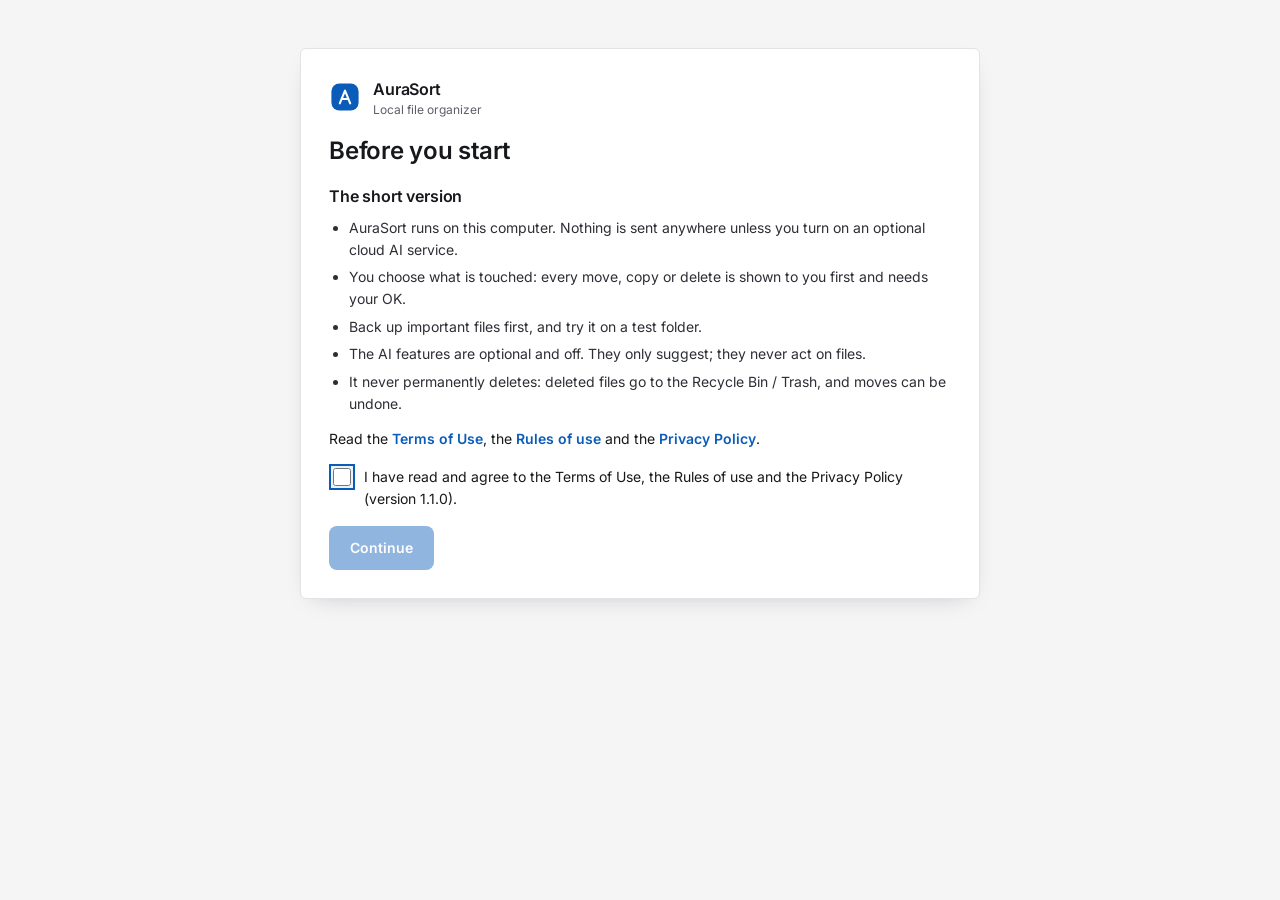
<file: docs/index.html>
<!doctype html>
<html lang="en" data-theme="dark">
<head>
<meta charset="utf-8">
<meta name="viewport" content="width=device-width, initial-scale=1, viewport-fit=cover">
<meta name="app-token" content="__TOKEN__">
<meta name="color-scheme" content="dark light">
<meta name="referrer" content="no-referrer">
<title>AuraSort - Make your files easier.</title>
<link rel="icon" href="data:image/svg+xml,%3Csvg xmlns='http://www.w3.org/2000/svg' viewBox='0 0 40 40'%3E%3Crect x='3' y='3' width='34' height='34' rx='10' fill='%237b6cf0'/%3E%3Cpath d='M13.5 28 20 12l6.5 16M15.9 22.5h8.2' fill='none' stroke='%23fff' stroke-width='2.6' stroke-linecap='round' stroke-linejoin='round'/%3E%3C/svg%3E">
<script src="js/theme-boot.js"></script>
<link rel="stylesheet" href="css/theme.css">
<link rel="stylesheet" href="css/app.css">
<link rel="stylesheet" href="css/stage.css">
</head>
<body>
<a class="skip" href="#view">Skip to content</a>
<svg class="svg-defs" width="0" height="0" aria-hidden="true" focusable="false"><defs>
</defs></svg>
<div id="app">
  <aside id="nav" aria-label="Main navigation"></aside>
  <div class="main">
    <header id="top">
      <div class="top-row">
        <button class="icon-btn nav-toggle" id="nav-toggle" data-a="nav-open" aria-label="Open the menu" aria-controls="nav" aria-expanded="false">
          <svg class="i" viewBox="0 0 24 24" aria-hidden="true"><path d="M4 7h16M4 12h16M4 17h16"/></svg>
        </button>
        <div class="searchbar" role="search">
          <label class="search">
            <svg class="i" viewBox="0 0 24 24" aria-hidden="true"><circle cx="11" cy="11" r="7"/><path d="m20 20-3.5-3.5"/></svg>
            <input id="gq" type="search" placeholder="Search every file by name…" autocomplete="off" spellcheck="false" aria-label="Search files by name" maxlength="100">
            <kbd id="kbd">Ctrl K</kbd>
          </label>
          <button class="icon-btn" data-a="copylink" title="Copy a link to this view" aria-label="Copy link">
            <svg class="i" viewBox="0 0 24 24" aria-hidden="true"><path d="M10 13a5 5 0 0 0 7.5.5l3-3a5 5 0 0 0-7-7l-1.7 1.7"/><path d="M14 11a5 5 0 0 0-7.5-.5l-3 3a5 5 0 0 0 7 7l1.7-1.7"/></svg>
          </button>
        </div>
        <div class="top-actions">
          <button class="icon-btn search-toggle" data-a="search-open" aria-label="Search files" aria-expanded="false">
            <svg class="i" viewBox="0 0 24 24" aria-hidden="true"><circle cx="11" cy="11" r="7"/><path d="m20 20-3.5-3.5"/></svg>
          </button>
          <button class="icon-btn" id="bell" data-a="bell" aria-label="Notifications"><svg class="i" viewBox="0 0 24 24" aria-hidden="true"><path d="M6 8a6 6 0 1 1 12 0c0 7 3 9 3 9H3s3-2 3-9"/><path d="M10.3 21a1.9 1.9 0 0 0 3.4 0"/></svg><span class="dot" hidden></span></button>
          <div class="theme-switch" id="theme-switch" role="group" aria-label="Theme"></div>
          <div class="user-chip" id="user-chip" title="Signed in to this computer"></div>
        </div>
      </div>
      <div id="filters" class="filters" aria-label="Active filters"></div>
    </header>
    <main id="view" tabindex="-1"></main>
    <footer id="foot" class="foot"></footer>
  </div>
</div>
<div id="nav-scrim" data-a="nav-close" hidden></div>
<nav id="tabs" aria-label="Main pages"></nav>
<div id="apiwarn" role="alert" hidden></div>
<div id="drawer" class="card" hidden></div>
<div id="selbar" class="card" role="region" aria-label="Selected files" hidden></div>
<div id="pop" class="card" role="dialog" aria-label="Filter" hidden></div>
<div id="pv" hidden></div>
<div id="gate" hidden></div>
<div id="modal" hidden></div>
<div id="toast" role="status" aria-live="polite" hidden></div>
<div id="tip" role="tooltip" hidden></div>

<div id="stage" hidden>
  <div class="st-wrap">
    <header class="st-head">
      <div><p class="eyebrow" id="st-brand">AuraSort</p><h2 id="st-title">Moving your files</h2></div>
      <div class="st-stats" id="st-stats" aria-live="off"></div>
    </header>
    <div class="st-bar"><i id="st-bar"></i></div>
    <div class="st-route" id="st-route"></div>
    <div class="st-mid">
      <div class="spot" id="spot"><div class="orb"><b class="num" id="st-left">0</b><small>remaining</small></div></div>
      <div class="ticker-wrap"><p class="eyebrow">Now moving</p><div class="st-ticker" id="ticker"></div></div>
    </div>
    <div class="vaults" id="vaults"></div>
  </div>
  <div id="flyers" aria-hidden="true"></div>
  <div class="st-final" id="st-final" hidden></div>
</div>
<script src="js/config.js" defer></script>
<script src="js/util.js" defer></script>
<script src="js/match.js" defer></script>
<script src="js/query.js" defer></script>
<script src="js/theme.js" defer></script>
<script src="js/state.js" defer></script>
<script src="js/demo.js" defer></script>
<script src="js/api.js" defer></script>
<script src="js/ui.js" defer></script>
<script src="js/legal.js" defer></script>
<script src="js/pin.js" defer></script>
<script src="js/mobile.js" defer></script>
<script src="js/select.js" defer></script>
<script src="js/preview.js" defer></script>
<script src="js/datefilter.js" defer></script>
<script src="js/picker.js" defer></script>
<script src="js/animations.js" defer></script>
<script src="js/actions.js" defer></script>
<script src="js/scene.js" defer></script>
<script src="js/views/dashboard.js" defer></script>
<script src="js/views/storage.js" defer></script>
<script src="js/views/media.js" defer></script>
<script src="js/views/timeline.js" defer></script>
<script src="js/views/search.js" defer></script>
<script src="js/views/scan.js" defer></script>
<script src="js/views/move.js" defer></script>
<script src="js/views/history.js" defer></script>
<script src="js/views/settings.js" defer></script>
<script src="js/views/docinsights.js" defer></script>
<script src="js/views/checks.js" defer></script>
<script src="js/app.js" defer></script>
</body>
</html>
</file>
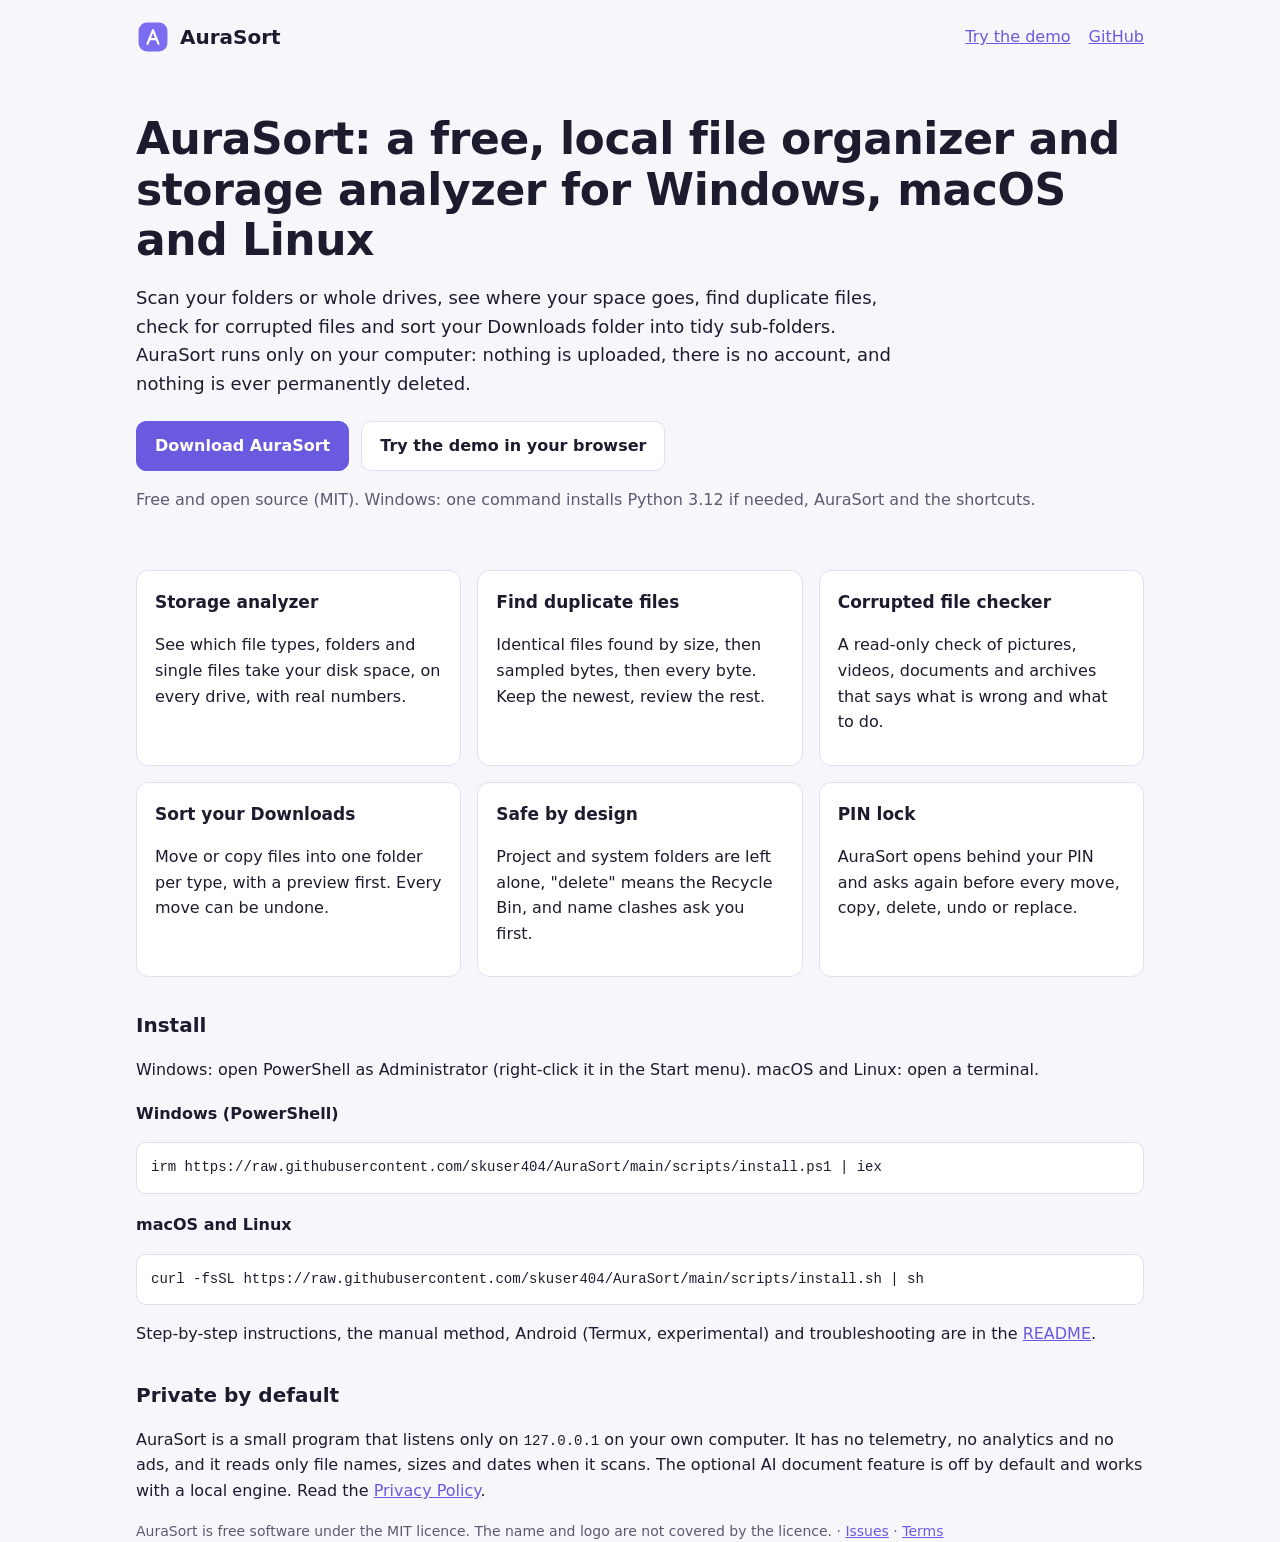
<file: site/index.html>
<!doctype html>
<html lang="en">
<head>
<meta charset="utf-8">
<meta name="viewport" content="width=device-width,initial-scale=1">
<title>AuraSort: free local file organizer and storage analyzer for Windows, macOS and Linux</title>
<meta name="description" content="AuraSort is a free, open-source file organizer and storage analyzer that runs only on your computer. Find duplicate files, check for corrupted files, sort your Downloads folder, and see where your disk space goes. No upload, no account, never permanently deletes.">
<link rel="canonical" href="https://skuser404.github.io/AuraSort/">
<meta name="color-scheme" content="light dark">
<meta property="og:type" content="website">
<meta property="og:site_name" content="AuraSort">
<meta property="og:title" content="AuraSort: a free, local file organizer and storage analyzer">
<meta property="og:description" content="Find duplicate files, check for corrupted files, sort your Downloads folder and see where your space goes. Runs only on your computer.">
<meta property="og:url" content="https://skuser404.github.io/AuraSort/">
<meta property="og:image" content="https://skuser404.github.io/AuraSort/social-preview.png">
<meta property="og:image:width" content="1280">
<meta property="og:image:height" content="640">
<meta property="og:image:alt" content="AuraSort: a free, local file organizer and storage analyzer for Windows, macOS and Linux">
<meta name="twitter:card" content="summary_large_image">
<meta name="twitter:title" content="AuraSort: a free, local file organizer and storage analyzer">
<meta name="twitter:description" content="Find duplicates, check for corrupted files, sort Downloads, see where your space goes. Local only.">
<meta name="twitter:image" content="https://skuser404.github.io/AuraSort/social-preview.png">
<link rel="icon" href="data:image/svg+xml,%3Csvg xmlns='http://www.w3.org/2000/svg' viewBox='0 0 40 40'%3E%3Crect x='3' y='3' width='34' height='34' rx='10' fill='%237b6cf0'/%3E%3Cpath d='M13.5 28 20 12l6.5 16M15.9 22.5h8.2' fill='none' stroke='%23fff' stroke-width='2.6' stroke-linecap='round' stroke-linejoin='round'/%3E%3C/svg%3E">
<link rel="stylesheet" href="site.css">
<script type="application/ld+json">
{"@context": "https://schema.org", "@type": "SoftwareApplication", "name": "AuraSort",
 "description": "A free, open-source file organizer and storage analyzer that runs only on your computer: find duplicate files, check for corrupted files, sort the Downloads folder and analyze disk space.",
 "applicationCategory": "UtilitiesApplication", "operatingSystem": "Windows 10, Windows 11, macOS 12+, Linux",
 "softwareVersion": "1.1.0", "license": "https://opensource.org/licenses/MIT", "isAccessibleForFree": true,
 "offers": {"@type": "Offer", "price": "0", "priceCurrency": "USD"},
 "url": "https://skuser404.github.io/AuraSort/", "downloadUrl": "https://github.com/skuser404/AuraSort/releases/latest",
 "codeRepository": "https://github.com/skuser404/AuraSort", "image": "https://skuser404.github.io/AuraSort/social-preview.png",
 "author": {"@type": "Person", "name": "Sunil Kumar", "url": "https://github.com/skuser404"}}
</script>
</head>
<body>
<header class="wrap top">
  <a class="brand" href="./"><svg viewBox="0 0 40 40" aria-hidden="true"><rect x="3" y="3" width="34" height="34" rx="10"/><path d="M13.5 28 20 12l6.5 16M15.9 22.5h8.2"/></svg><b>AuraSort</b></a>
  <nav><a href="demo/?demo">Try the demo</a><a href="https://github.com/skuser404/AuraSort">GitHub</a></nav>
</header>
<main class="wrap">
  <section class="hero">
    <h1>AuraSort: a free, local file organizer and storage analyzer for Windows, macOS and Linux</h1>
    <p class="lead">Scan your folders or whole drives, see where your space goes, find duplicate files, check for corrupted
      files and sort your Downloads folder into tidy sub-folders. AuraSort runs only on your computer: nothing is uploaded,
      there is no account, and nothing is ever permanently deleted.</p>
    <p class="cta"><a class="btn pri" href="https://github.com/skuser404/AuraSort/releases/latest">Download AuraSort</a>
      <a class="btn" href="demo/?demo">Try the demo in your browser</a></p>
    <p class="mut">Free and open source (MIT). Windows: one command installs Python 3.12 if needed, AuraSort and the shortcuts.</p>
  </section>

  <section class="grid">
    <div><h2>Storage analyzer</h2><p>See which file types, folders and single files take your disk space, on every drive, with real numbers.</p></div>
    <div><h2>Find duplicate files</h2><p>Identical files found by size, then sampled bytes, then every byte. Keep the newest, review the rest.</p></div>
    <div><h2>Corrupted file checker</h2><p>A read-only check of pictures, videos, documents and archives that says what is wrong and what to do.</p></div>
    <div><h2>Sort your Downloads</h2><p>Move or copy files into one folder per type, with a preview first. Every move can be undone.</p></div>
    <div><h2>Safe by design</h2><p>Project and system folders are left alone, "delete" means the Recycle Bin, and name clashes ask you first.</p></div>
    <div><h2>PIN lock</h2><p>AuraSort opens behind your PIN and asks again before every move, copy, delete, undo or replace.</p></div>
  </section>

  <section>
    <h2>Install</h2>
    <p>Windows: open PowerShell as Administrator (right-click it in the Start menu). macOS and Linux: open a terminal.</p>
    <h3>Windows (PowerShell)</h3>
    <pre><code>irm https://raw.githubusercontent.com/skuser404/AuraSort/main/scripts/install.ps1 | iex</code></pre>
    <h3>macOS and Linux</h3>
    <pre><code>curl -fsSL https://raw.githubusercontent.com/skuser404/AuraSort/main/scripts/install.sh | sh</code></pre>
    <p>Step-by-step instructions, the manual method, Android (Termux, experimental) and troubleshooting are in the
      <a href="https://github.com/skuser404/AuraSort#install">README</a>.</p>
  </section>

  <section>
    <h2>Private by default</h2>
    <p>AuraSort is a small program that listens only on <code>127.0.0.1</code> on your own computer. It has no telemetry, no
      analytics and no ads, and it reads only file names, sizes and dates when it scans. The optional AI document feature is
      off by default and works with a local engine. Read the <a href="https://github.com/skuser404/AuraSort/blob/main/PRIVACY_POLICY.md">Privacy Policy</a>.</p>
  </section>
</main>
<footer class="wrap mut">AuraSort is free software under the MIT licence. The name and logo are not covered by the licence. ·
  <a href="https://github.com/skuser404/AuraSort/issues">Issues</a> · <a href="https://github.com/skuser404/AuraSort/blob/main/TERMS_OF_USE.md">Terms</a></footer>
</body>
</html>
</file>
<file: docs/css/theme.css>
/* AuraSort design tokens: the single source of truth for type, spacing, radius, motion and colour (docs/DESIGN.md).
   Neutral greys, one accent, flat surfaces with 1 px borders; shadows only on things that float (dialogs, toasts, menus).
   One font, Inter, self-hosted in docs/fonts (SIL Open Font License); no network. */
@font-face { font-family: "Inter"; font-style: normal; font-weight: 100 900; font-display: swap;
  src: url("../fonts/inter-latin-wght-normal.woff2") format("woff2");
  unicode-range: U+0000-00FF, U+0131, U+0152-0153, U+02BB-02BC, U+02C6, U+02DA, U+02DC, U+0304, U+0308, U+0329, U+2000-206F, U+20AC, U+2122, U+2191, U+2193, U+2212, U+2215, U+FEFF, U+FFFD }
@font-face { font-family: "Inter"; font-style: normal; font-weight: 100 900; font-display: swap;
  src: url("../fonts/inter-latin-ext-wght-normal.woff2") format("woff2");
  unicode-range: U+0100-02BA, U+02BD-02C5, U+02C7-02CC, U+02CE-02D7, U+02DD-02FF, U+0304, U+0308, U+0329, U+1D00-1DBF, U+1E00-1E9F, U+1EF2-1EFF, U+2020, U+20A0-20AB, U+20AD-20C0, U+2113, U+2C60-2C7F, U+A720-A7FF }

:root {
  /* type: one family, a fixed scale */
  --sans: "Inter", "Segoe UI Variable Text", "Segoe UI", system-ui, -apple-system, BlinkMacSystemFont, Roboto, "Helvetica Neue", Arial, sans-serif;
  --display: var(--sans);
  --mono: ui-monospace, "Cascadia Mono", "SF Mono", Consolas, monospace;
  --fs-xs: 12px; --fs-sm: 13px; --fs-md: 14px; --fs-lg: 16px; --fs-xl: 20px; --fs-2xl: 24px;
  /* spacing: a 4 / 8 px scale */
  --s0: 4px; --s1: 8px; --s2: 16px; --s3: 24px; --s4: 32px;
  /* radius: subtle */
  --r: 8px; --r-md: 6px; --r-sm: 6px; --r-xs: 3px;
  /* motion: short, only where it explains something */
  --dur: .16s; --ease: cubic-bezier(.2, 0, 0, 1);
  --nav-w: 264px;
}

:root,
[data-theme="dark"] {
  color-scheme: dark;
  --bg: #111214;
  --bg-2: #16171a;
  --panel: #141518;
  --card: #18191d;
  --card-solid: #1b1c20;
  --surface: rgba(255, 255, 255, .035);
  --surface-2: rgba(255, 255, 255, .06);
  --surface-3: rgba(255, 255, 255, .09);
  --border: #2a2c32;
  --border-2: #3a3d45;
  --hair: #232529;
  --txt: #ededef;
  --txt-2: #d2d3d8;
  --mut: #a3a5ad;
  --dim: #82848d;
  --accent: #5aa2ee;
  --accent-ink: #0b1220;
  --accent-soft: rgba(90, 162, 238, .14);
  --accent-text: #8ec0f5;           /* accent used for text and icons on dark surfaces */
  --grad: var(--accent);            /* kept as a name for older rules: a flat colour */
  --grad-soft: var(--accent-soft);
  --chart-a: var(--accent);
  --shadow: 0 8px 24px -12px rgba(0, 0, 0, .6);   /* floating things only */
  /* categories: the 7 sortable types, then one neutral for every view-only type (validated, docs/DESIGN.md) */
  --cat-1: #3987e5; --cat-2: #d95926; --cat-3: #199e70; --cat-4: #c98500; --cat-5: #d55181; --cat-6: #008300; --cat-7: #9085e9; --cat-vo: #6b6b67;
  --ok: #4ec98f;
  --warn: #e3b341;
  --bad: #f0707e;
  --info: #6aa6f0;
  --ok-soft: rgba(78, 201, 143, .1);
  --warn-soft: rgba(227, 179, 65, .1);
  --bad-soft: rgba(240, 112, 126, .1);
  --track: rgba(255, 255, 255, .07);
  --input: #131417;
  --scrim: rgba(8, 9, 11, .66);
  --stage-bg: #0b0c0e;              /* backdrop behind previewed pictures and video */
}

[data-theme="light"] {
  color-scheme: light;
  --bg: #f5f5f6;
  --bg-2: #ffffff;
  --panel: #fbfbfc;
  --card: #ffffff;
  --card-solid: #ffffff;
  --surface: rgba(20, 22, 30, .03);
  --surface-2: rgba(20, 22, 30, .055);
  --surface-3: rgba(20, 22, 30, .085);
  --border: #e2e3e7;
  --border-2: #cfd1d7;
  --hair: #ececef;
  --txt: #17181b;
  --txt-2: #2d2f35;
  --mut: #5d6069;
  --dim: #7a7d86;
  --accent: #0b5cb8;
  --accent-ink: #ffffff;
  --accent-soft: rgba(11, 92, 184, .08);
  --accent-text: #0a52a5;
  --grad: var(--accent);
  --grad-soft: var(--accent-soft);
  --chart-a: var(--accent);
  --shadow: 0 8px 24px -14px rgba(20, 22, 30, .28);   /* floating things only */
  --cat-1: #2a78d6; --cat-2: #eb6834; --cat-3: #1baf7a; --cat-4: #eda100; --cat-5: #e87ba4; --cat-6: #008300; --cat-7: #6250d6; --cat-vo: #8f8f8a;
  --ok: #138a55;
  --warn: #a86a00;
  --bad: #d2334a;
  --info: #2563c9;
  --ok-soft: rgba(19, 138, 85, .08);
  --warn-soft: rgba(168, 106, 0, .08);
  --bad-soft: rgba(210, 51, 74, .07);
  --track: rgba(20, 22, 30, .07);
  --input: #ffffff;
  --scrim: rgba(20, 22, 30, .32);
  --stage-bg: #e9e9ec;
}

/* 150 ms colour change when the theme switches (class added for a moment by theme.js) */
html.theme-anim,
html.theme-anim *,
html.theme-anim *::before,
html.theme-anim *::after {
  transition: background-color .15s ease-out, color .15s ease-out, border-color .15s ease-out, fill .15s ease-out, stroke .15s ease-out !important;
}
</file>
<file: docs/css/app.css>
/* AuraSort - layout and components. 8 px spacing grid; colours come from theme.css. */
* { box-sizing: border-box }
html, body { margin: 0; min-height: 100% }
html { background: var(--bg) }
body { background: var(--bg); color: var(--txt); font: 14px/1.55 var(--sans);
  -webkit-font-smoothing: antialiased; font-variant-numeric: lining-nums }
button, input, select { font: inherit; color: inherit }
h1, h2, h3 { margin: 0; font-family: var(--display); font-weight: 600; letter-spacing: -.01em; color: var(--txt) }
h1 { font-size: var(--fs-2xl); line-height: 1.2 }
h2 { font-size: 20px }
h3 { font-size: 16px; font-weight: 600 }
p { margin: 0 0 var(--s1) }
small, .mut { color: var(--mut) }
.dim { color: var(--dim) }
.num { font-variant-numeric: tabular-nums lining-nums; letter-spacing: -.01em }
.i { width: 20px; height: 20px; flex: none; fill: none; stroke: currentColor; stroke-width: 1.5; stroke-linecap: round; stroke-linejoin: round; vertical-align: -5px }
.svg-defs { position: absolute; width: 0; height: 0; overflow: hidden }
.skip { position: absolute; left: -999px; top: 8px; z-index: 100; background: var(--accent); color: var(--accent-ink); padding: 8px 14px; border-radius: var(--r-sm) }
.skip:focus { left: 12px }
:focus { outline: none }
:focus-visible { outline: 2px solid var(--accent); outline-offset: 2px; border-radius: 8px }
::selection { background: var(--accent-soft) }
mark { background: var(--accent-soft); color: inherit; border-radius: 2px; padding: 0 1px; box-shadow: inset 0 -2px 0 var(--accent) }
.eyebrow { font-size: 12px; letter-spacing: .06em; text-transform: uppercase; color: var(--dim); font-weight: 600; margin: 0 0 4px }
[hidden] { display: none !important }
.sr { position: absolute; width: 1px; height: 1px; overflow: hidden; clip: rect(0 0 0 0); white-space: nowrap }

/* ---------- shell ---------- */
#app { display: grid; grid-template-columns: var(--nav-w) minmax(0, 1fr); min-height: 100vh }
#nav { position: sticky; top: 0; height: 100vh; overflow: auto; display: flex; flex-direction: column; gap: 4px; padding: 20px 14px;
  background: var(--panel); border-right: 1px solid var(--hair); }
.brand { display: flex; align-items: center; gap: 12px; padding: 4px 10px 18px }
.brand .mark { width: 32px; height: 32px; color: var(--accent) }
.brand b { display: block; font-family: var(--display); font-size: var(--fs-lg); font-weight: 600; letter-spacing: -.01em }
.brand small { display: block; font-size: 12px; color: var(--mut); line-height: 1.3 }
.scan-cta { margin: 0 4px 12px; justify-content: center; min-height: 36px }
.nav-h { font-size: 12px; letter-spacing: .06em; text-transform: uppercase; color: var(--dim); padding: 14px 12px 6px; font-weight: 650 }
.nav-i { display: flex; align-items: center; gap: 12px; width: 100%; padding: 10px 12px; border-radius: 8px; border: 1px solid transparent;
  background: none; color: var(--mut); cursor: pointer; text-align: left; transition: background .2s, color .2s, border-color .2s, box-shadow .25s, transform .2s var(--ease) }
.nav-i:hover:not(:disabled) { background: var(--surface-2); color: var(--txt); }
.nav-i.on { color: var(--txt); background: var(--surface-2); box-shadow: inset 2px 0 0 var(--accent) }
.nav-i.on .i { color: var(--accent) }
[data-theme="dark"] .nav-i.on .i { color: var(--accent-text) }
.nav-i .l { flex: 1; min-width: 0; overflow: hidden; text-overflow: ellipsis; white-space: nowrap; font-weight: 550 }
.nav-i .c { font-size: 12px; color: var(--dim) }
.nav-i:disabled { opacity: .45; cursor: not-allowed }
.nav-foot { margin-top: auto; padding: 16px 12px 4px; font-size: 12px; color: var(--dim); display: flex; gap: 8px; align-items: flex-start; line-height: 1.4 }
.nav-foot .i { color: var(--ok); margin-top: 1px }
.main { min-width: 0; display: flex; flex-direction: column }
#top { position: sticky; top: 0; z-index: 30; padding: 14px 32px 12px; background: var(--panel); border-bottom: 1px solid var(--hair) }
.top-row { display: flex; align-items: center; gap: 16px }
.searchbar { flex: 1; display: flex; gap: 10px; max-width: 720px }
.search { flex: 1; display: flex; align-items: center; gap: 10px; height: 44px; padding: 0 14px; border-radius: var(--r-sm); background: var(--input);
  border: 1px solid var(--border); transition: border-color .2s, box-shadow .2s }
.search:focus-within { border-color: var(--accent); box-shadow: 0 0 0 4px var(--accent-soft) }
.search .i { color: var(--dim) }
.search input { flex: 1; min-width: 0; border: 0; background: none; height: 100%; font-size: 14px }
.search input::placeholder { color: var(--dim) }
kbd { font: 600 12px var(--sans); color: var(--mut); border: 1px solid var(--hair); border-bottom-width: 2px; border-radius: 6px; padding: 2px 7px; background: var(--surface); white-space: nowrap }
.top-actions { display: flex; align-items: center; gap: 10px; margin-left: auto }
.icon-btn { position: relative; display: grid; place-items: center; width: 42px; height: 42px; border-radius: 8px; border: 1px solid var(--border);
  background: var(--surface); color: var(--txt-2); cursor: pointer; transition: background .2s, border-color .2s, transform .2s var(--ease) }
.icon-btn:hover { background: var(--surface-2); border-color: var(--border-2); }
.icon-btn .dot { position: absolute; top: 9px; right: 10px; width: 8px; height: 8px; border-radius: 50%; background: var(--bad); box-shadow: 0 0 0 2px var(--bg-2) }
.theme-switch { display: flex; gap: 2px; padding: 3px; border-radius: 8px; border: 1px solid var(--border); background: var(--surface) }
.theme-switch button { display: grid; place-items: center; width: 34px; height: 34px; border-radius: var(--r-sm); border: 0; background: none; color: var(--mut); cursor: pointer }
.theme-switch button.on { background: var(--card-solid); color: var(--txt); box-shadow: 0 0 0 1px var(--border-2) }
.user-chip { display: flex; align-items: center; gap: 10px; padding: 4px 12px 4px 4px; border-radius: var(--r-sm); border: 1px solid var(--border); background: var(--surface); white-space: nowrap }
.avatar { width: 34px; height: 34px; border-radius: 50%; display: grid; place-items: center; background: var(--grad); color: var(--accent-ink); font-weight: 700; font-size: 13px }
.user-chip b { font-weight: 600; font-size: 14px }
.filters { display: flex; flex-wrap: wrap; gap: 8px; align-items: center; margin-top: 10px }
.filters:empty { display: none }
.filters .fl { font-size: 12px; letter-spacing: .06em; text-transform: uppercase; color: var(--dim); font-weight: 650 }
#view { padding: 28px 32px 64px; outline: none; min-width: 0 }
#view.vt { animation: viewIn .25s var(--ease) both }
@keyframes viewIn { from { opacity: 0; } to { opacity: 1; transform: none } }
@keyframes fadeUp { from { opacity: 0; } to { opacity: 1; transform: none } }
@keyframes pop { from { opacity: 0; transform: translateY(4px) } to { opacity: 1; transform: none } }

/* ---------- page head ---------- */
.page-head { display: flex; align-items: flex-end; justify-content: space-between; gap: 16px; flex-wrap: wrap; margin-bottom: 20px }
.page-head p { color: var(--mut); margin: 6px 0 0; max-width: 760px }
.page-head .actions { display: flex; gap: 10px; flex-wrap: wrap }

/* ---------- cards & grids ---------- */
.card { position: relative; background: var(--card); border: 1px solid var(--border); border-radius: var(--r); padding: var(--s3);
  min-width: 0 }
.card.lift { transition: transform .25s var(--ease), box-shadow .25s var(--ease), border-color .25s }
.card.lift:hover { border-color: var(--border-2) }
.card-h { display: flex; justify-content: space-between; align-items: baseline; gap: 12px; flex-wrap: wrap; margin-bottom: 16px }
.card-h small { font-size: 13px }
.grid { display: grid; gap: 20px }
.g2 { grid-template-columns: repeat(2, minmax(0, 1fr)) }
.mv-grid { grid-template-columns: minmax(300px, .9fr) minmax(0, 1.3fr); align-items: start }   /* Sort: settings | preview */
.g3 { grid-template-columns: repeat(3, minmax(0, 1fr)) }
.stack > * + * { margin-top: 20px }
.row { display: flex; gap: 10px; align-items: center; flex-wrap: wrap }
.between { justify-content: space-between }

/* ---------- buttons, inputs ---------- */
.btn { display: inline-flex; align-items: center; justify-content: center; gap: 8px; height: 38px; padding: 0 14px; border-radius: 8px;
  border: 1px solid var(--border-2); background: var(--surface-2); color: var(--txt); font-weight: 600; cursor: pointer; white-space: nowrap;
  transition: transform .2s var(--ease), box-shadow .2s, background .2s, border-color .2s, filter .2s }
.btn:hover:not(:disabled) { background: var(--surface-3) }
.btn:active:not(:disabled) { transform: none }
.btn.pri { background: var(--grad); color: var(--accent-ink); border-color: transparent; }
.btn.pri:hover:not(:disabled) { background: var(--accent); filter: brightness(1.08) }
.btn.ghost { background: transparent; border-color: var(--border) }
.btn.danger { border-color: color-mix(in srgb, var(--bad) 45%, transparent); color: var(--bad) }
.btn.lg { height: 44px; padding: 0 20px; font-size: 14px; border-radius: 8px }
.btn.sm { height: 32px; padding: 0 11px; font-size: 13px; border-radius: var(--r-sm) }
.btn:disabled { opacity: .45; cursor: not-allowed }
.link { background: none; border: 0; padding: 0; color: var(--accent); cursor: pointer; font-weight: 600; text-decoration: underline; text-underline-offset: 3px; text-decoration-color: transparent }
[data-theme="dark"] .link { color: var(--accent-text) }
.link:hover { text-decoration-color: currentColor }
input[type=text], input[type=search]:not(#gq), input[type=number], input[type=date], input[type=month], select {
  height: 40px; padding: 0 12px; border-radius: 8px; border: 1px solid var(--border); background: var(--input); color: var(--txt); min-width: 0;
  transition: border-color .2s, box-shadow .2s }
input:focus, select:focus { border-color: var(--accent); box-shadow: 0 0 0 3px var(--accent-soft) }
select { cursor: pointer }
select option { background: var(--card-solid); color: var(--txt) }
input[type=checkbox], input[type=radio] { accent-color: var(--accent); width: 18px; height: 18px; cursor: pointer; flex: none }
.fld { display: flex; align-items: center; gap: 8px; height: 40px; padding: 0 4px 0 12px; border-radius: 8px; border: 1px solid var(--border); background: var(--input) }
.fld:focus-within { border-color: var(--accent); box-shadow: 0 0 0 3px var(--accent-soft) }
.fld .i { color: var(--dim) }
.fld input { flex: 1; border: 0 !important; background: none !important; box-shadow: none !important; height: 100%; padding: 0 !important }
.toolbar { display: flex; flex-wrap: wrap; gap: 10px; align-items: center; margin-bottom: 14px }
.toolbar .fld { flex: 1 1 240px }
.seg { display: inline-flex; padding: 3px; gap: 2px; border-radius: 8px; border: 1px solid var(--border); background: var(--surface) }
.seg button { height: 32px; padding: 0 12px; border: 0; border-radius: var(--r-sm); background: none; color: var(--mut); font-weight: 600; cursor: pointer; display: inline-flex; gap: 6px; align-items: center }
.seg button.on { background: var(--card-solid); color: var(--txt); box-shadow: 0 0 0 1px var(--border-2) }

/* ---------- chips & badges ---------- */
.chips { display: flex; flex-wrap: wrap; gap: 8px }
.chip { display: inline-flex; align-items: center; gap: 8px; height: 34px; padding: 0 12px; border-radius: var(--r-sm); border: 1px solid var(--border);
  background: var(--surface); font-size: 13px; color: var(--txt-2); max-width: 100% }
.chip .t { overflow: hidden; text-overflow: ellipsis; white-space: nowrap }
.chip button { display: grid; place-items: center; width: 22px; height: 22px; border-radius: 50%; border: 0; background: var(--surface-2); color: var(--mut); cursor: pointer; flex: none }
.chip button:hover { background: var(--bad-soft); color: var(--bad) }
.chip button .i { width: 13px; height: 13px }
button.chip { cursor: pointer }
button.chip:hover { border-color: var(--border-2); background: var(--surface-2) }
.fchip { display: inline-flex; align-items: center; gap: 7px; height: 32px; padding: 0 11px; border-radius: var(--r-sm); border: 1px solid var(--border);
  background: var(--surface); font: 600 13px var(--sans); color: var(--txt-2); cursor: pointer; transition: all .2s var(--ease) }
.fchip .num { color: var(--dim); font-weight: 500; font-size: 12px }
.fchip:hover { border-color: var(--border-2); }
.fchip.on { background: var(--grad); color: var(--accent-ink); border-color: transparent; }
.fchip.on .num { color: rgba(255, 255, 255, .85) }
.fmt-row { display: flex; flex-wrap: wrap; gap: 7px; align-items: center; margin-bottom: 14px }
.fmt-row:empty { display: none }
.fmt-l { font-size: 12px; letter-spacing: .06em; text-transform: uppercase; color: var(--dim); font-weight: 650; margin-right: 4px }
.fchip-a { display: inline-flex; align-items: center; gap: 8px; height: 30px; padding: 0 6px 0 12px; border-radius: var(--r-sm); background: var(--accent-soft);
  border: 1px solid var(--border-2); font-size: 13px; animation: pop .25s var(--ease) both; max-width: 340px }
.fchip-a .k { color: var(--mut); font-size: 12px }
.fchip-a .v { font-weight: 600; overflow: hidden; text-overflow: ellipsis; white-space: nowrap }
.fchip-a button { display: grid; place-items: center; width: 22px; height: 22px; border-radius: 50%; border: 0; background: var(--surface-2); cursor: pointer; color: var(--txt) }
.fchip-a button .i { width: 13px; height: 13px }
.badge { display: inline-flex; align-items: center; gap: 5px; height: 22px; padding: 0 9px; border-radius: var(--r-sm); font-size: 12px; font-weight: 650; border: 1px solid; white-space: nowrap; vertical-align: 1px }
.badge .i { width: 12px; height: 12px }
.b-proj { color: var(--bad); border-color: color-mix(in srgb, var(--bad) 40%, transparent); background: var(--bad-soft) }
.b-asset { color: var(--warn); border-color: color-mix(in srgb, var(--warn) 40%, transparent); background: var(--warn-soft) }
.b-ok { color: var(--ok); border-color: color-mix(in srgb, var(--ok) 40%, transparent); background: var(--ok-soft) }
.b-vo { color: var(--mut); border-color: var(--border); background: var(--surface) }
.b-sorted { color: var(--accent); border-color: var(--border-2); background: var(--accent-soft) }
[data-theme="dark"] .b-sorted { color: var(--accent-text) }
.b-demo { color: var(--warn); border-color: color-mix(in srgb, var(--warn) 45%, transparent); background: var(--warn-soft) }
.b-mut { color: var(--mut); border-color: var(--hair) }
.b-err { color: var(--bad); border-color: color-mix(in srgb, var(--bad) 45%, transparent); background: var(--bad-soft) }
.diag-list { margin-top: 14px }
.diag-list .act small + small { display: block; margin-top: 2px; color: var(--txt) }
.explain { margin-top: 16px; border-left: 3px solid var(--warn) }
.explain h3 { margin: 0 0 4px; font-size: 15px }
.explain + .explain { margin-top: 10px }
.data-warn { border-left: 3px solid var(--warn) }
.scan-explain { margin: 14px 0 }
.scan-explain p { margin: 0 0 6px }
.qpaths { margin-top: 8px }
.qpaths summary { cursor: pointer }
.qpaths ul { margin: 6px 0 0; padding-left: 18px; font-size: 13px }

/* ---------- notes, empty, skeleton ---------- */
.note { display: flex; gap: 12px; align-items: flex-start; padding: 14px 16px; border-radius: var(--r-sm); border: 1px solid var(--border); background: var(--surface); font-size: 14px }
.note > .i { color: var(--accent); margin-top: 2px }
.note.ok { border-color: color-mix(in srgb, var(--ok) 35%, transparent); background: var(--ok-soft) } .note.ok > .i { color: var(--ok) }
.note.warn { border-color: color-mix(in srgb, var(--warn) 40%, transparent); background: var(--warn-soft) } .note.warn > .i { color: var(--warn) }
.note.err { border-color: color-mix(in srgb, var(--bad) 45%, transparent); background: var(--bad-soft) } .note.err > .i { color: var(--bad) }
.empty { text-align: left; padding: 28px }
.empty .e-ic { width: 44px; height: 44px; margin: 0 0 14px; border-radius: var(--r-sm); display: grid; place-items: center; background: var(--surface-2); border: 1px solid var(--border); color: var(--mut) }
[data-theme="dark"] .empty .e-ic { color: var(--accent-text) }
.empty .e-ic .i { width: 20px; height: 20px }
.empty h3 { font-family: var(--display); font-size: 20px; margin-bottom: 8px }
.empty p { color: var(--mut); max-width: 560px; margin: 0 0 16px }
.skel { border-radius: 8px; background: var(--surface-2) }
.skel.l { height: 14px; margin: 10px 0 } .skel.xl { height: 36px; width: 50%; margin: 6px 0 14px } .skel.row { height: 52px; margin: 8px 0 }

/* ---------- dashboard hero ---------- */
.hero { display: grid; grid-template-columns: minmax(0, 1fr) auto; gap: 24px; align-items: center; padding: 24px; overflow: hidden }
.hero h1 { font-size: var(--fs-2xl) }
.hero .lead { color: var(--mut); margin-top: 8px; max-width: 520px }
.gauge-wrap { position: relative; width: 220px; height: 220px }
.gauge { width: 100%; height: 100%; transform: rotate(-90deg); overflow: visible }
.gauge circle { fill: none }
.gauge .trk { stroke: var(--track); stroke-width: 16 }
.gauge .val { stroke: var(--accent); stroke-width: 16; stroke-linecap: round; transition: stroke-dashoffset .25s var(--ease);}
.gauge .inner { stroke: var(--hair); stroke-width: 1 }
.gauge-c { position: absolute; inset: 0; display: grid; place-content: center; text-align: center }
.gauge-c b { font-family: var(--display); font-size: var(--fs-2xl); font-weight: 600; line-height: 1 }
.gauge-c small { margin-top: 6px; font-size: 12px; letter-spacing: .06em; text-transform: uppercase; font-weight: 650 }
.drive-legend { display: grid; grid-template-columns: repeat(3, auto); gap: 6px 18px; margin-top: 14px; font-size: 13px; color: var(--mut) }
.drive-legend b { display: block; color: var(--txt); font-size: 14px }
.drive-legend i { display: inline-block; width: 9px; height: 9px; border-radius: 3px; margin-right: 6px; vertical-align: 0 }

/* ---------- space by type ---------- */
.segbar { display: flex; gap: 2px; height: 14px; padding: 0; border-radius: var(--r-sm); background: var(--track); overflow: hidden }
.segbar .sg { border: 0; padding: 0; min-width: 6px; flex-basis: 0; cursor: pointer; border-radius: 6px; background: var(--c);
  transition: filter .2s, transform .25s var(--ease); transform-origin: left; animation: grow .25s var(--ease) both }
.segbar .sg:first-child { border-radius: var(--r-xs) 0 0 var(--r-xs) } .segbar .sg:last-child { border-radius: 0 var(--r-xs) var(--r-xs) 0 } .segbar .sg:only-child { border-radius: var(--r-sm) }
.segbar .sg:hover, .segbar .sg:focus-visible { filter: brightness(1.12) }
@keyframes grow { from { transform: scaleX(0); opacity: 0 } to { transform: none; opacity: 1 } }

/* ---------- rank lists ---------- */
.rank { display: grid; grid-template-columns: minmax(0, 1.5fr) minmax(60px, 1fr) auto; gap: 14px; align-items: center; width: 100%; padding: 10px 8px;
  border: 0; border-bottom: 1px solid var(--hair); background: none; color: var(--txt); text-align: left; border-radius: var(--r-sm) }
button.rank { cursor: pointer }
.rank:hover { background: var(--surface) }
.rank:last-child { border-bottom: 0 }
.rk-name { display: flex; gap: 12px; align-items: center; min-width: 0 }
.rk-name > .i, .rk-name > .ficon { color: var(--mut) }
.rk-name span { min-width: 0 }
.rk-name b { display: block; font-weight: 600; overflow: hidden; text-overflow: ellipsis; white-space: nowrap }
.rk-name small { display: block; font-size: 12px; overflow: hidden; text-overflow: ellipsis; white-space: nowrap; color: var(--dim) }
.mini { height: 7px; border-radius: var(--r-sm); background: var(--track); overflow: hidden }
.mini i { display: block; height: 100%; border-radius: var(--r-sm); background: var(--grad); transform-origin: left; animation: grow .25s var(--ease) both }
.rank .size { text-align: right; min-width: 78px }

/* ---------- file lists: every file with a clear size ---------- */
.cat-tabs { display: flex; gap: 8px; overflow-x: auto; padding: 2px 2px 10px; margin-bottom: 8px; scrollbar-width: thin }
.ctab { display: flex; align-items: center; gap: 10px; padding: 10px 14px; border-radius: var(--r-sm); border: 1px solid var(--border); background: var(--surface); cursor: pointer; color: var(--txt); white-space: nowrap; flex: none;
  transition: transform .2s var(--ease), border-color .2s, background .2s, box-shadow .2s }
.ctab:hover {  border-color: var(--border-2) }
.ctab .i { color: var(--mut) }
.ctab span { display: flex; flex-direction: column; line-height: 1.25 }
.ctab b { font-size: 14px; font-weight: 650 }
.ctab small { font-size: 12px }
.ctab.zero { opacity: .5 }
.ctab.on { background: var(--grad-soft); border-color: var(--accent); }
.list-head { display: flex; align-items: baseline; justify-content: space-between; gap: 12px; flex-wrap: wrap; margin: 4px 0 12px }
.list-head b { font-family: var(--display); font-size: 20px }
.list-card { padding: 6px 8px }
.tbl-wrap { overflow-x: auto }
.ftable { width: 100%; border-collapse: separate; border-spacing: 0; table-layout: fixed }
.ftable th { font-size: 12px; letter-spacing: .06em; text-transform: uppercase; color: var(--dim); font-weight: 650; text-align: left; padding: 12px; border-bottom: 1px solid var(--border); white-space: nowrap }
.ftable td { padding: 10px 12px; border-bottom: 1px solid var(--hair); vertical-align: middle }
.ftable tr:last-child td { border-bottom: 0 }
.ftable tbody tr { transition: background .15s }
.ftable tbody tr:hover td { background: var(--surface) }
.ftable tr.ex td { opacity: .78 }
.ftable .c-name { width: 40% }
.ftable .c-size { width: 132px; text-align: right }
.ftable .c-date { width: 132px; white-space: nowrap }
.ftable .c-folder { width: 32% }
.ftable .c-act { width: 150px; text-align: right }
.ftable th.c-size { text-align: right }
.fname { display: flex; align-items: center; gap: 12px; min-width: 0 }
.ficon { position: relative; width: 40px; height: 40px; border-radius: var(--r-sm); flex: none; display: grid; place-items: center; overflow: hidden; color: var(--mut);
  background: var(--surface); border: 1px solid var(--border) }   /* one neutral icon style; colour only marks data (bars, swatches) */
.ficon img { position: absolute; inset: 0; width: 100%; height: 100%; object-fit: cover }
.fn-text { min-width: 0; display: flex; flex-direction: column }
.fn-text b { font-weight: 600; overflow: hidden; text-overflow: ellipsis; white-space: nowrap; color: var(--txt) }
.fn-text small { font-size: 12px; display: flex; gap: 6px; align-items: center; flex-wrap: wrap }
.ext { font-family: var(--mono); font-size: 12px; padding: 0 6px; border-radius: 6px; background: var(--surface-2); color: var(--txt-2) }
.size { font-weight: 700; color: var(--txt); font-variant-numeric: tabular-nums; white-space: nowrap }
.c-size .size { display: block; font-size: 14px }
.sbar { display: block; height: 4px; border-radius: 4px; background: var(--track); margin-top: 6px; overflow: hidden }
.sbar i { display: block; height: 100%; border-radius: 4px; background: var(--grad); margin-left: auto }
.fpath { display: block; font-size: 13px; color: var(--mut); word-break: break-all; line-height: 1.45 }
.fpath b { color: var(--txt-2); font-weight: 600 }
.tiles { display: grid; grid-template-columns: repeat(auto-fill, minmax(180px, 1fr)); gap: 14px }
.tile { margin: 0; border-radius: 8px; border: 1px solid var(--border); background: var(--card); overflow: hidden; box-shadow: var(--shadow);
  transition: transform .25s var(--ease), box-shadow .25s, border-color .25s; animation: fadeUp .25s var(--ease) both; display: flex; flex-direction: column }
.tile:hover { border-color: var(--border-2) }
.tile .thumb { position: relative; height: 140px; display: grid; place-items: center; color: var(--mut); background: var(--surface) }
.tile .thumb .i { width: 30px; height: 30px }
.tile .thumb img { position: absolute; inset: 0; width: 100%; height: 100%; object-fit: cover }
.tile .thumb .size-pill { position: absolute; right: 8px; bottom: 8px; padding: 2px 7px; border-radius: 6px; background: rgba(12, 13, 15, .78); color: #fff; font-size: 12px; font-weight: 700; }
.tile figcaption { padding: 10px 12px 12px; display: flex; flex-direction: column; gap: 3px; font-size: 13px; min-width: 0 }
.tile figcaption b { font-size: 14px; font-weight: 600; overflow: hidden; text-overflow: ellipsis; white-space: nowrap }
.tile figcaption .fpath { white-space: nowrap; overflow: hidden; text-overflow: ellipsis; word-break: normal }
.tile .link { font-size: 13px; margin-top: 4px; align-self: flex-start }
.res-group { margin-bottom: 22px; animation: fadeUp .25s var(--ease) both }
.res-group h3 { display: flex; align-items: center; gap: 8px; font-size: 12px; letter-spacing: .06em; text-transform: uppercase; color: var(--mut); margin: 0 0 8px 4px }
.res-group h3 .i { color: var(--mut) }

/* ---------- pager ---------- */
.pager { display: flex; flex-wrap: wrap; gap: 8px; align-items: center; justify-content: center; margin-top: 18px }
.pager .pg { min-width: 36px; height: 36px; padding: 0 10px; border-radius: var(--r-sm); border: 1px solid var(--border); background: var(--surface); color: var(--txt); font-weight: 600; cursor: pointer }
.pager .pg:hover { border-color: var(--border-2) }
.pager .pg.on { background: var(--grad); color: var(--accent-ink); border-color: transparent; }
.pager .gap { color: var(--dim); padding: 0 4px }
.pager .jump { display: inline-flex; align-items: center; gap: 8px; margin-left: 8px; color: var(--mut); font-size: 13px }
.pager .jump input { width: 74px; height: 36px }
.pager .count { width: 100%; text-align: center; font-size: 13px; color: var(--dim) }

/* ---------- scan page ---------- */
.scan-grid { display: grid; grid-template-columns: minmax(0, 1.6fr) minmax(280px, 1fr); gap: 20px; align-items: start }
.drives { display: grid; grid-template-columns: repeat(auto-fill, minmax(240px, 1fr)); gap: 12px }
.drive { display: flex; flex-direction: column; gap: 10px; padding: 14px; border-radius: 8px; border: 1px solid var(--border); background: var(--surface); cursor: pointer; text-align: left; color: var(--txt);
  transition: border-color .2s, background .2s, box-shadow .2s, transform .2s var(--ease) }
.drive:hover:not(.off) {  border-color: var(--border-2) }
.drive.on { border-color: var(--accent); background: var(--grad-soft); }
.drive.off { opacity: .5; cursor: not-allowed }
.drive .d-top { display: flex; gap: 10px; align-items: center }
.drive .d-ic { width: 38px; height: 38px; border-radius: var(--r-sm); display: grid; place-items: center; background: var(--surface-2); color: var(--accent) }
[data-theme="dark"] .drive .d-ic { color: var(--accent-text) }
.drive b { font-weight: 650 }
.drive small { display: block; font-size: 12px }
.drive .d-check { margin-left: auto; width: 22px; height: 22px; border-radius: 7px; border: 1.5px solid var(--border-2); display: grid; place-items: center; flex: none }
.drive .d-check .i { width: 14px; height: 14px; stroke-width: 2.6 }
.drive.on .d-check { background: var(--grad); border-color: transparent; color: var(--accent-ink) }
.meter { height: 8px; border-radius: 99px; background: var(--track); overflow: hidden }
.meter i { display: block; height: 100%; border-radius: 99px; background: var(--grad); transition: width .25s var(--ease) }
.meter.warn i { background: var(--warn) }
.est { display: flex; gap: 14px; align-items: center; padding: 16px; border-radius: 8px; border: 1px dashed var(--border-2); background: var(--surface) }
.est .i { color: var(--accent); width: 22px; height: 22px }
.est b { font-family: var(--display); font-size: 16px }
.progress-panel { display: grid; grid-template-columns: auto minmax(0, 1fr); gap: 28px; align-items: center }
.ring-wrap { position: relative; width: 190px; height: 190px }
.ring { width: 100%; height: 100%; transform: rotate(-90deg) }
.ring circle { fill: none; stroke-width: 9 }
.ring .trk { stroke: var(--track) }
.ring .val { stroke: var(--accent); stroke-linecap: round; transition: stroke-dashoffset .25s var(--ease);}
.ring-c { position: absolute; inset: 0; display: grid; place-content: center; text-align: center }
.ring-c b { font-family: var(--display); font-size: 28px; font-weight: 700 }
.ring-c small { font-size: 12px; letter-spacing: .1em; text-transform: uppercase; font-weight: 650 }
.kv { display: grid; grid-template-columns: repeat(3, minmax(0, 1fr)); gap: 12px }
.kv > div { padding: 12px 14px; border-radius: var(--r-sm); border: 1px solid var(--hair); background: var(--surface) }
.kv small { display: block; font-size: 12px; font-weight: 600 }
.kv b { display: block; font-family: var(--display); font-size: 20px; font-weight: 700 }
.ticker { display: flex; flex-direction: column; gap: 6px; max-height: 220px; overflow: hidden; -webkit-mask-image: linear-gradient(180deg, #000 60%, transparent); mask-image: linear-gradient(180deg, #000 60%, transparent) }
.ticker div { font-size: 13px; color: var(--mut); padding: 6px 10px; border-radius: var(--r-sm); background: var(--surface); word-break: break-all; animation: fadeUp .25s var(--ease) both }
.ticker div:first-child { color: var(--txt); border: 1px solid var(--border) }
.catcount { display: flex; flex-wrap: wrap; gap: 8px }
.catcount span { display: inline-flex; gap: 6px; align-items: center; padding: 5px 10px; border-radius: var(--r-sm); background: var(--surface); border: 1px solid var(--hair); font-size: 13px }
.catcount span .i { color: var(--mut); width: 15px; height: 15px }
.catcount span.zero { opacity: .45 }

/* ---------- picker ---------- */
.picker { width: min(860px, 100%); max-height: 86vh; display: flex; flex-direction: column; padding: 0; overflow: hidden }
.pk-head { padding: 20px 22px 12px; border-bottom: 1px solid var(--hair) }
.crumbs { display: flex; flex-wrap: wrap; gap: 4px; align-items: center; margin-top: 10px; font-size: 13px }
.crumbs button { border: 0; background: none; color: var(--mut); cursor: pointer; padding: 4px 6px; border-radius: 8px }
.crumbs button:hover { background: var(--surface-2); color: var(--txt) }
.crumbs button.cur { color: var(--txt); font-weight: 650 }
.pk-list { flex: 1; overflow: auto; padding: 8px 12px; min-height: 240px }
.pk-row { display: flex; align-items: center; gap: 12px; padding: 8px 10px; border-radius: 8px; border: 1px solid transparent }
.pk-row:hover, .pk-row.focus { background: var(--surface-2); border-color: var(--border) }
.pk-row .pk-open { flex: 1; min-width: 0; display: flex; gap: 10px; align-items: center; border: 0; background: none; color: var(--txt); cursor: pointer; text-align: left; padding: 4px 0 }
.pk-row .pk-open b { font-weight: 550; overflow: hidden; text-overflow: ellipsis; white-space: nowrap }
.pk-row .pk-open .i { color: var(--accent) }
.pk-row.locked .pk-open { cursor: default; color: var(--dim) }
.pk-row.locked .pk-open .i { color: var(--dim) }
.pk-row.via { opacity: .6 }
.pk-foot { padding: 14px 22px 18px; border-top: 1px solid var(--hair); background: var(--surface); display: flex; flex-direction: column; gap: 12px }
.pk-foot .chips { max-height: 92px; overflow: auto }

/* ---------- modal, toast, tooltip, drawer ---------- */
#modal { position: fixed; inset: 0; z-index: 75;   /* above the move stage (70): its Undo/Cancel confirmations must be clickable */ display: flex; align-items: center; justify-content: center; padding: 20px; background: var(--scrim); animation: fadeIn .25s ease both }
@keyframes fadeIn { from { opacity: 0 } to { opacity: 1 } }
.mbox { width: min(680px, 100%); max-height: 88vh; overflow: auto; background: var(--card-solid); animation: pop .25s var(--ease) both }
.mbox h2 { margin-bottom: 10px }
#toast { position: fixed; left: 50%; bottom: 26px; transform: translateX(-50%); z-index: 90; display: flex; gap: 10px; align-items: center; max-width: min(560px, calc(100vw - 32px));
  padding: 12px 18px; border-radius: var(--r-sm); background: var(--card-solid); border: 1px solid var(--border-2); box-shadow: var(--shadow); animation: toastIn .25s var(--ease) both }
body.has-selbar #toast { bottom: auto; top: calc(12px + env(safe-area-inset-top)) }   /* never over Move / Copy / Delete */
#toast .i { color: var(--accent) }
#toast.err { border-color: color-mix(in srgb, var(--bad) 50%, transparent) } #toast.err .i { color: var(--bad) }
#toast.ok .i { color: var(--ok) }
@keyframes toastIn { from { opacity: 0; transform: translate(-50%, 10px) } to { opacity: 1; transform: translate(-50%, 0) } }
#tip { position: fixed; z-index: 95; pointer-events: none; min-width: 180px; padding: 10px 14px; border-radius: 8px; background: var(--card-solid); border: 1px solid var(--border-2); box-shadow: var(--shadow); font-size: 13px; animation: fadeIn .12s ease both }
#tip b { display: block; margin-bottom: 4px }
#tip .tr { display: flex; justify-content: space-between; gap: 18px; color: var(--mut) }
#tip .tr span:last-child { color: var(--txt); font-weight: 600 }
#drawer { position: fixed; top: 70px; right: 24px; z-index: 50; width: min(380px, calc(100vw - 32px)); max-height: 70vh; overflow: auto; padding: 14px; background: var(--card-solid); animation: pop .25s var(--ease) both }
.note-item { display: flex; gap: 10px; padding: 10px; border-radius: 8px }
.note-item + .note-item { border-top: 1px solid var(--hair) }
.note-item .i { color: var(--accent); margin-top: 2px }
.note-item b { display: block; font-weight: 600 }

/* ---------- activity, insights, trend ---------- */
.act { display: flex; gap: 12px; align-items: center; padding: 10px 6px; border-bottom: 1px solid var(--hair) }
.act:last-child { border-bottom: 0 }
.act .a-ic { width: 36px; height: 36px; border-radius: var(--r-sm); display: grid; place-items: center; background: var(--surface-2); color: var(--accent); flex: none }
[data-theme="dark"] .act .a-ic { color: var(--accent-text) }
.act span { flex: 1; min-width: 0 }
.act b { display: block; font-weight: 600; font-size: 14px }
.act small { font-size: 13px }
.insight { display: flex; gap: 14px; align-items: center; padding: 14px; border-radius: var(--r-sm); border: 1px solid var(--hair); background: var(--surface) }
.insight + .insight { margin-top: 10px }
.insight .in-ic { width: 40px; height: 40px; border-radius: 8px; display: grid; place-items: center; color: var(--mut); background: var(--surface-2); border: 1px solid var(--border); flex: none }
.insight span { flex: 1; min-width: 0 }
.insight b { display: block; font-weight: 650 }
.trend svg { width: 100%; height: 180px; display: block }
.trend .area { fill: var(--accent-soft); stroke: none }
.trend .line { fill: none; stroke: var(--accent); stroke-width: 2; stroke-linejoin: round;}
.trend .axis { stroke: var(--hair) }
.trend text { fill: var(--dim); font-size: 12px }

/* ---------- tables (history, folders) ---------- */
.tbl { width: 100%; border-collapse: collapse }
.tbl th { font-size: 12px; letter-spacing: .06em; text-transform: uppercase; color: var(--dim); text-align: left; padding: 12px; border-bottom: 1px solid var(--border); font-weight: 650 }
.tbl td { padding: 11px 12px; border-bottom: 1px solid var(--hair); vertical-align: middle }
.tbl tr:last-child td { border-bottom: 0 }
.tbl .r { text-align: right }
.vlist { position: relative; overflow: auto; max-height: 64vh; border-radius: var(--r-sm) }
.vrow { position: absolute; left: 0; right: 0; display: grid; grid-template-columns: 36px minmax(0, 1fr) 90px 110px 170px 120px; gap: 12px; align-items: center; padding: 0 12px; border-bottom: 1px solid var(--hair) }
.vrow:hover { background: var(--surface) }
.vhead { position: sticky; top: 0; z-index: 2; display: grid; grid-template-columns: 36px minmax(0, 1fr) 90px 110px 170px 120px; gap: 12px; padding: 10px 12px; background: var(--card-solid);
  font-size: 12px; letter-spacing: .06em; text-transform: uppercase; color: var(--dim); font-weight: 650; border-bottom: 1px solid var(--border) }
.ext-row { grid-template-columns: 110px 100px 130px minmax(140px, 1fr) 170px }

/* ---------- selection ---------- */
.ftable .c-sel { width: 46px; padding-right: 0; text-align: center }
.ftable tbody tr.sel td { background: var(--accent-soft) }
.ftable tbody tr.sel:hover td { background: color-mix(in srgb, var(--accent) 22%, transparent) }
.ftable tbody tr.sel td:first-child { box-shadow: inset 3px 0 0 var(--accent) }
.fn-open { display: block; width: 100%; min-width: 0; padding: 0; border: 0; background: none; color: inherit; font: inherit; text-align: left; cursor: pointer }
.fn-open b { display: block }
.fn-open:hover b, .fn-open:focus-visible b { color: var(--accent); text-decoration: underline; text-underline-offset: 3px }
[data-theme="dark"] .fn-open:hover b, [data-theme="dark"] .fn-open:focus-visible b { color: var(--accent-text) }
.lh-sel { display: inline-grid; place-items: center; width: 30px; height: 30px; border-radius: var(--r-sm); border: 1px solid var(--border); background: var(--surface); cursor: pointer }
.nowrap { flex-wrap: nowrap }
.tile { position: relative }
.tile .thumb { width: 100%; border: 0; padding: 0; cursor: zoom-in; color: var(--mut) }
.tile .tsel { position: absolute; top: 8px; left: 8px; z-index: 2; width: 30px; height: 30px; display: grid; place-items: center; border-radius: var(--r-sm);
  background: rgba(7, 8, 21, .6); opacity: 0; transition: opacity .2s; cursor: pointer }
.tile:hover .tsel, .tile.sel .tsel, .tile .tsel:focus-within { opacity: 1 }
.tile.sel { border-color: var(--accent); box-shadow: 0 0 0 1px var(--accent) }
#selbar { position: fixed; z-index: 40; left: calc(var(--nav-w) + 32px); right: 32px; bottom: 18px; margin: 0 auto; max-width: 1080px; display: flex; align-items: center; gap: 10px; flex-wrap: wrap;
  padding: 10px 10px 10px 16px; border-radius: 8px; background: var(--card-solid); border-color: var(--border-2); box-shadow: var(--shadow); animation: barIn .25s var(--ease) both }
@keyframes barIn { from { opacity: 0; } to { opacity: 1; transform: none } }
.sb-count { display: inline-flex; align-items: center; gap: 10px; font-weight: 600 }
.sb-count > .i { color: var(--accent) }
[data-theme="dark"] .sb-count > .i { color: var(--accent-text) }
.sb-sp { flex: 1 }
.sb-x { width: 36px; height: 36px }
body.has-selbar #view { padding-bottom: 130px }

/* ---------- popover (date filter) ---------- */
#pop { position: fixed; z-index: 58; width: min(440px, calc(100vw - 16px)); padding: 16px; background: var(--card-solid); border-color: var(--border-2); animation: pop .2s var(--ease) both }
.pop-h { display: flex; align-items: center; justify-content: space-between; gap: 10px; margin-bottom: 12px; flex-wrap: wrap }
.seg.sm button { height: 28px; padding: 0 10px; font-size: 13px }
.seg button:disabled { opacity: .45; cursor: not-allowed }
.chip.on { background: var(--grad); color: var(--accent-ink); border-color: transparent; }
.pop-grid { display: grid; grid-template-columns: 64px minmax(0, 1fr) auto; gap: 10px; align-items: center; margin-top: 16px }
.pop-grid > label { font-size: 13px; color: var(--mut); font-weight: 600 }
.pop-grid input { width: 100%; height: 34px; padding: 0 8px }
.pop-grid .row { gap: 6px }
.pop-foot { display: flex; justify-content: space-between; align-items: center; gap: 10px; flex-wrap: wrap; margin-top: 16px; padding-top: 12px; border-top: 1px solid var(--hair); font-size: 13px }
.dbtn { max-width: 300px }
.dbtn span { overflow: hidden; text-overflow: ellipsis }
.dbtn.on { border-color: var(--accent); background: var(--accent-soft) }

/* ---------- preview panel ---------- */
#pv { position: fixed; inset: 0; z-index: 55; display: flex; justify-content: flex-end; background: var(--scrim); animation: fadeIn .2s ease both }
.pv-card { width: min(720px, 100vw); height: 100%; display: flex; flex-direction: column; background: var(--card-solid); border-left: 1px solid var(--border-2);
  box-shadow: -30px 0 80px -30px rgba(0, 0, 0, .6); animation: slideIn .25s var(--ease) both; overflow: hidden }
@keyframes slideIn { from { opacity: 0; } to { opacity: 1; transform: none } }
.pv-head { display: flex; gap: 12px; align-items: center; padding: 14px 16px 14px 18px; border-bottom: 1px solid var(--hair) }
.pv-head h2 { flex: 1; min-width: 0; font-size: 16px; line-height: 1.3; overflow-wrap: anywhere }
.pv-media { position: relative; flex: none; height: min(48vh, 520px); display: grid; place-items: center; background: var(--stage-bg); border-bottom: 1px solid var(--hair); overflow: hidden }
.pv-media.pv-text, .pv-media.pv-none, .pv-media.pv-missing { height: auto; min-height: 220px; max-height: 54vh; background: var(--surface) }
.pv-img { width: 100%; height: 100%; overflow: auto; display: grid; place-items: center }
.pv-img img { max-width: 100%; max-height: 100%; cursor: zoom-in; display: block }
.pv-img.zoomed { display: block }
.pv-img.zoomed img { cursor: zoom-out; margin: auto }
.pv-zoom { position: absolute; right: 12px; bottom: 12px; display: flex; gap: 2px; padding: 4px; border-radius: 8px; background: rgba(7, 8, 21, .72); border: 1px solid rgba(255, 255, 255, .12) }
.pv-zoom button { display: grid; place-items: center; height: 32px; min-width: 34px; padding: 0 8px; border: 0; border-radius: 8px; background: none; color: #fff; cursor: pointer; font-weight: 650; font-size: 13px }
.pv-zoom button:hover { background: rgba(255, 255, 255, .14) }
.pv-media video { width: 100%; height: 100%; background: #000; display: block }
.pv-audio { display: grid; gap: 22px; justify-items: center; width: 100%; padding: 28px }
.pv-audio audio { width: min(460px, 100%) }
.pv-pdf { width: 100%; height: 100%; border: 0; background: #fff }
.pv-text { margin: 0; width: 100%; max-height: 54vh; overflow: auto; padding: 16px 18px; font: 13px/1.6 var(--mono); color: var(--txt-2); white-space: pre-wrap; overflow-wrap: anywhere; align-self: stretch }
.pv-cap { position: absolute; right: 12px; bottom: 8px; margin: 0; padding: 3px 9px; border-radius: 8px; font-size: 12px; color: var(--mut); background: var(--card-solid); border: 1px solid var(--hair) }
.pv-none { display: grid; justify-items: center; gap: 8px; text-align: center; padding: 30px 24px; color: var(--mut); max-width: 460px }
.pv-none b { color: var(--txt); font-size: 16px; font-family: var(--display) }
.pv-none > .i { width: 34px; height: 34px; color: var(--accent) }
.ficon.xl { width: 104px; height: 104px; border-radius: var(--r); margin-bottom: 6px }
.ficon.xl .i { width: 42px; height: 42px }
.pv-body { flex: 1; overflow: auto; padding: 16px 18px }
.pv-actions { display: flex; flex-wrap: wrap; gap: 8px; margin-bottom: 14px }
.pv-body .note { margin-bottom: 12px }
.pv-selbtn input { margin: 0 }
.pv-det { display: grid; grid-template-columns: 104px minmax(0, 1fr); gap: 10px 14px; font-size: 14px; margin: 4px 0 0 }
.pv-det dt { color: var(--dim); font-weight: 650; font-size: 12px; letter-spacing: .08em; text-transform: uppercase; padding-top: 2px }
.pv-det dd { margin: 0; min-width: 0; overflow-wrap: anywhere }
.pv-det .row { gap: 6px }
.pv-nav { display: flex; align-items: center; justify-content: space-between; gap: 10px; padding: 12px 16px; border-top: 1px solid var(--hair); background: var(--surface) }
label.btn { cursor: pointer }
body.pv-open { overflow: hidden }

/* ---------- timeline: calendar heatmap + month bars ---------- */
.cal-wrap { overflow-x: auto; padding: 2px 2px 6px }
.cal { display: grid; gap: 3px; min-width: 700px; align-items: center }
.cl { display: block; border: 0; padding: 0; border-radius: 3px; background: var(--track) }
.cal .cl { width: 100%; aspect-ratio: 1; cursor: pointer; transition: transform .15s var(--ease), box-shadow .15s }
.cal .cl:disabled { cursor: default }
.cal .cl:hover:not(:disabled), .cal .cl:focus-visible { transform: scale(1.35); box-shadow: 0 0 0 1.5px var(--txt); position: relative; z-index: 1 }
.cl.l1 { background: color-mix(in srgb, var(--accent) 28%, transparent) }
.cl.l2 { background: color-mix(in srgb, var(--accent) 50%, transparent) }
.cl.l3 { background: color-mix(in srgb, var(--accent) 76%, transparent) }
.cl.l4 { background: var(--accent) }
.cal-m, .cal-w { font-size: 12px; color: var(--dim); line-height: 1; white-space: nowrap; align-self: end }
.cal-w { align-self: center }
.cal-legend { display: flex; justify-content: flex-end; align-items: center; gap: 4px; margin-top: 14px; font-size: 12px; color: var(--dim) }
.cal-legend .cl { width: 13px; height: 13px }
.cal-legend span { margin: 0 4px }
.tl-wrap { overflow-x: auto; padding-bottom: 4px }
.tl { display: flex; align-items: stretch; gap: 3px; min-width: 100% }
.tl-col { flex: 1 0 7px; display: flex; flex-direction: column; gap: 6px; min-width: 7px }
.tl-track { height: 170px; display: flex; align-items: flex-end }
.tl-bar { width: 100%; height: var(--h); min-height: 2px; border: 0; padding: 0; border-radius: 4px 4px 2px 2px; background: var(--grad); opacity: .62; cursor: pointer;
  transform-origin: bottom; animation: rise .25s var(--ease) both; transition: opacity .2s, filter .2s }
.tl-bar.cur { opacity: 1; }
.tl-bar:hover:not(:disabled), .tl-bar:focus-visible { opacity: 1; filter: brightness(1.15) }
.tl-bar.zero { background: var(--track); opacity: 1; cursor: default }
@keyframes rise { from { transform: scaleY(0) } to { transform: none } }
.tl-y { font-size: 12px; color: var(--dim); height: 14px; white-space: nowrap; overflow: visible }

/* ---------- dashboard: key number strip, uneven grids, steps ---------- */
.sumstrip { display: grid; grid-template-columns: minmax(220px, auto) minmax(0, 1fr); gap: 32px; align-items: center; padding: 20px 24px }
.sumstrip .key small { display: block; font-size: 13px; color: var(--mut) }
.sumstrip .key b { display: block; font-family: var(--display); font-size: 28px; font-weight: 700; line-height: 1.2 }
.sumstrip .key span { font-size: 13px }
.minis { display: flex; flex-wrap: wrap; margin: 0; border-left: 1px solid var(--hair) }
.minis > div { padding: 2px 24px; border-right: 1px solid var(--hair); min-width: 0 }
.minis > div:last-child { border-right: 0 }
.minis dt { font-size: 13px; color: var(--mut) }
.minis dd { margin: 2px 0 0; font-size: 14px }
.minis dd b { font-size: 16px }
.g-5-7 { grid-template-columns: minmax(0, 5fr) minmax(0, 7fr) }
.g-7-5 { grid-template-columns: minmax(0, 7fr) minmax(0, 5fr) }
.drive-legend { display: flex; gap: 24px; margin: 14px 0 0; font-size: 13px; color: var(--mut) }
.drive-legend dt { display: flex; align-items: center; gap: 6px }
.drive-legend dd { margin: 2px 0 0; color: var(--txt); font-size: 14px; font-weight: 600 }
.drive-legend i { width: 8px; height: 8px; border-radius: 2px; display: inline-block }
.lg-used { background: var(--chart-a) } .lg-free { background: var(--track) }
.steps { margin: 12px 0 0; padding-left: 20px; color: var(--txt-2); display: grid; gap: 8px; max-width: 760px }
.help-sec h2 { font-size: 16px; margin-bottom: 6px }
.help-sec ul { margin: 6px 0 0; padding-left: 20px }

/* ---------- the file-manager scene ---------- */
.scene { display: block; width: 100%; height: auto; overflow: visible; user-select: none }
.scene .sc-win { fill: var(--surface); stroke: var(--border) }
.scene .sc-bar { stroke: var(--border); stroke-width: 1; fill: none }
.scene .sc-bar { stroke-linecap: round }
.scene .sc-tab { cursor: pointer; outline: none }
.scene .sc-tab rect { fill: var(--card-solid); stroke: var(--border); transition: stroke .15s ease-out, fill .15s ease-out }
.scene .sc-tab text { fill: var(--mut); font: 600 11px var(--sans) }
.scene .sc-tab:hover rect, .scene .sc-tab:focus-visible rect, .scene .sc-tab.hit rect { stroke: var(--c); fill: color-mix(in srgb, var(--c) 12%, var(--card-solid)) }
.scene .sc-tab:hover text, .scene .sc-tab.hit text { fill: var(--txt) }
.scene .sc-chip rect { fill: var(--card-solid); stroke: var(--border-2); stroke-width: 1 }
.scene .sc-chip path { fill: none; stroke: var(--c); stroke-width: 1.5; stroke-linecap: round; stroke-linejoin: round }
.scene .sc-chip:hover rect { stroke: var(--c) }
.scene.idle .sc-chip { opacity: .75 }
.scan-scene { max-width: 420px; margin: 0 0 14px }

/* ---------- scan: "Ready to start" checklist ---------- */
.ready h2 { margin-bottom: 12px }
.checklist { margin: 0 0 14px; display: grid; gap: 0 }
.checklist > div { display: grid; grid-template-columns: 96px minmax(0, 1fr); gap: 12px; padding: 10px 0; border-bottom: 1px solid var(--hair) }
.checklist dt { color: var(--mut); font-size: 13px }
.checklist dd { margin: 0; font-size: 14px }
.auth-note { font-size: 13px; margin: 0 0 14px }
.ready .note { margin-bottom: 14px }

/* ---------- quick actions, checks, duplicates, cleanup ---------- */
.qa-row { display: grid; grid-template-columns: repeat(4, minmax(0, 1fr)); border: 1px solid var(--border); border-radius: 8px; overflow: hidden }
.qa-item { display: grid; gap: 2px; padding: 12px 14px; border: 0; border-right: 1px solid var(--border); background: none; color: var(--txt); text-align: left; cursor: pointer }
.qa-item:last-child { border-right: 0 }
.qa-item:hover { background: var(--surface-2) }
.qa-item small { font-size: 13px }
.job-box:not(:empty) { margin-top: 14px; padding-top: 14px; border-top: 1px solid var(--hair) }
.badge.sev-corrupted { color: var(--bad); border-color: color-mix(in srgb, var(--bad) 45%, transparent); background: var(--bad-soft) }
.badge.sev-damaged { color: var(--warn); border-color: color-mix(in srgb, var(--warn) 45%, transparent); background: var(--warn-soft) }
.badge.sev-warning { color: var(--info); border-color: color-mix(in srgb, var(--info) 40%, transparent) }
.prob-table .c-name { width: 26% } .prob-table .c-folder { width: 22% } .prob-table .c-size { width: 90px } .prob-table td { vertical-align: top }
.dup-group { padding: 14px 16px } .dup-group + .dup-group { margin-top: 12px }
.dup-group .card-h { margin-bottom: 6px }
.cl-groups { display: grid; grid-template-columns: repeat(auto-fill, minmax(240px, 1fr)); gap: 10px }
.cl-group { display: grid; gap: 4px; padding: 14px; border-radius: 8px; border: 1px solid var(--border); background: var(--card); color: var(--txt); text-align: left; cursor: pointer }
.cl-group:hover:not(:disabled) { border-color: var(--border-2) }
.cl-group.on { border-color: var(--accent); box-shadow: inset 2px 0 0 var(--accent) }
.cl-group:disabled { opacity: .55; cursor: default }
@media (max-width: 860px) { .qa-row { grid-template-columns: 1fr 1fr } .qa-item:nth-child(2) { border-right: 0 } }

/* ---------- Document Insights ---------- */
#ins .grid { align-items: start }
.plain-list { margin: 8px 0 0; padding-left: 20px; display: grid; gap: 6px; color: var(--txt-2); max-width: 820px }
.form-grid { display: grid; grid-template-columns: 120px minmax(0, 1fr); gap: 10px 14px; align-items: center; margin: 14px 0 }
.form-grid label { font-size: 13px; color: var(--mut) }
.set-ai { max-width: 420px }
.row label input[type=number] { width: 96px; margin-left: 6px }
.ai-cloud { display: flex; justify-content: space-between; align-items: center; gap: 12px; margin-top: 18px; padding-top: 14px; border-top: 1px solid var(--hair) }
.ai-tiers { margin-top: 12px; font-size: 13px }
.ai-tiers tr.rec td { background: var(--ok-soft) }
.ai-tiers code { font-family: var(--mono); font-size: 12px }
.ai-run-opts { margin-bottom: 8px; align-items: stretch }
.ai-run-opts .ad-opt { flex: 1 1 220px; margin: 0 }
.ai-run-opts .ad-opt:has(input:disabled) { opacity: .55; cursor: not-allowed }
#ai-prog:not(:empty) { margin: 10px 0 14px }
.ai-banner { align-items: center }
.ai-banner > div { flex: 1 }
.ai-table .c-sens { width: 120px }
.ai-table .c-name { width: 25% } .ai-table .c-folder { width: 20% } .ai-table .c-size { width: 100px }
.ai-table td { vertical-align: top }
.ai-table tr.lvl-confidential td { background: color-mix(in srgb, var(--bad) 7%, transparent) }
.ai-table tr.lvl-confidential td:first-child { box-shadow: inset 3px 0 0 var(--bad) }
.ai-table tr.lvl-sensitive td { background: color-mix(in srgb, var(--warn) 6%, transparent) }
.ai-table tr.lvl-sensitive td:first-child { box-shadow: inset 3px 0 0 var(--warn) }
.reasons { display: flex; flex-wrap: wrap; gap: 4px; margin: 6px 0 4px }
.rchip { display: inline-flex; gap: 4px; align-items: center; min-height: 22px; white-space: nowrap; padding: 0 8px; border-radius: 6px; font-size: 12px; border: 1px solid var(--border); background: var(--surface) }
.rchip.r-confidential { color: var(--bad); border-color: color-mix(in srgb, var(--bad) 40%, transparent) }
.rchip.r-sensitive { color: var(--warn); border-color: color-mix(in srgb, var(--warn) 40%, transparent) }
.badge.s-confidential { color: var(--bad); border-color: color-mix(in srgb, var(--bad) 45%, transparent); background: var(--bad-soft) }
.badge.s-sensitive { color: var(--warn); border-color: color-mix(in srgb, var(--warn) 45%, transparent); background: var(--warn-soft) }
.badge.s-normal { color: var(--mut); border-color: var(--hair) }

/* ---------- action dialogs (move / copy / Recycle Bin) ---------- */
.mbox.adlg { width: min(620px, 100%) }
.ad-route { display: flex; flex-wrap: wrap; gap: 8px; align-items: baseline; margin: 4px 0 12px }
.ad-route .fpath { display: inline; font-size: 14px }
.ad-opt { display: flex; gap: 10px; align-items: flex-start; padding: 9px 12px; border: 1px solid var(--border); border-radius: 8px; margin-bottom: 6px; cursor: pointer }
.ad-opt:has(input:checked) { border-color: var(--accent); background: var(--accent-soft) }
.ad-notes { margin-top: 14px }
.ad-notes:empty { display: none }
.ad-typed { display: flex; align-items: center; gap: 10px; flex-wrap: wrap; margin-top: 16px; padding: 12px; border-radius: 8px; border: 1px dashed var(--bad); font-size: 14px }
.ad-typed input { width: 120px }
.ad-sum { margin: 16px 0 12px; font-size: 14px; color: var(--txt-2) }
.bad { color: var(--bad) }
.btn.danger-solid { background: var(--bad); border-color: transparent; color: #fff }
.btn.danger-solid:hover:not(:disabled) { filter: brightness(1.08); background: var(--bad); border-color: transparent }
.pk-newname { flex: 1 1 240px }
.pv-more { margin-top: -4px }
.hist-sub { display: block; font-size: 13px; color: var(--mut) }
.hist-ops { max-height: 50vh; overflow: auto; margin-top: 12px; border-top: 1px solid var(--hair) }
.hist-ops div { padding: 8px 2px; border-bottom: 1px solid var(--hair); font-size: 13px }

/* ---------- responsive (laptops down to 1100 px, then tablets/phones) ---------- */
@media (max-width: 1280px) {
  .hero { grid-template-columns: minmax(0, 1fr) auto }
  .sumstrip { grid-template-columns: 1fr } .minis { border-left: 0 } .minis > div:first-child { padding-left: 0 }
  .hero   .sumstrip { grid-template-columns: 1fr } .minis { border-left: 0 } .minis > div:first-child { padding-left: 0 }
}
@media (max-width: 1100px) {
  :root { --nav-w: 232px }
  #top, #view { padding-left: 22px; padding-right: 22px }
  .scan-grid, .g2, .mv-grid, .g-5-7, .g-7-5 { grid-template-columns: minmax(0, 1fr) }
  .g3 { grid-template-columns: repeat(2, minmax(0, 1fr)) }
  .ftable .c-folder { width: 28% }
  .ftable .c-act { width: 120px }
}
@media (max-width: 860px) {
  .hero { grid-template-columns: 1fr; justify-items: center; text-align: center } .drive-legend { justify-content: center }
  .user-chip b, kbd { display: none }
  .g3, .kv { grid-template-columns: 1fr 1fr }
  .progress-panel { grid-template-columns: 1fr; justify-items: center }
  .ftable thead { display: none }
  .ftable, .ftable tbody, .ftable tr, .ftable td { display: block; width: 100% !important; text-align: left !important }
  .ftable tr { position: relative; padding: 10px 4px 10px 40px; border-bottom: 1px solid var(--hair) } .ftable td { border: 0; padding: 4px 8px }
  .ftable td.c-sel { position: absolute; left: 4px; top: 18px; width: 30px !important; padding: 0 }
  .sbar { display: none }
  #selbar { left: 16px; right: 16px; bottom: 12px }
  .pv-card { width: 100vw; border-left: 0 }
  .pv-det { grid-template-columns: 1fr }
}
@media (max-width: 560px) {
  #top, #view { padding-left: 16px; padding-right: 16px }
  .top-row { flex-wrap: wrap } .searchbar { flex-basis: 100%; order: 2 } .theme-switch { display: none }
  .g3, .kv { grid-template-columns: 1fr }
  .card { padding: 18px; border-radius: 8px }
  h1 { font-size: 20px }
}
@media (prefers-reduced-motion: reduce) {
  *, *::before, *::after { animation-duration: .001ms !important; animation-delay: 0s !important; animation-iteration-count: 1 !important; transition-duration: .001ms !important; scroll-behavior: auto !important }
}

/* ---------- legal: gate, viewer, footer ---------- */
#gate { position: fixed; inset: 0; z-index: 59; overflow: auto; display: flex; justify-content: center; align-items: flex-start; padding: 48px 16px; background: var(--bg) }
.gate-card { width: min(680px, 100%); background: var(--card-solid); border: 1px solid var(--border); border-radius: var(--r-sm); box-shadow: var(--shadow); padding: 28px }
.gate-card .brand { padding: 0 0 20px }
.gate-card h1 { margin-bottom: 8px }
.gate-card h2 { font-size: 16px; margin: 18px 0 4px }
body.gated { overflow: hidden }
.mbox.legal { width: min(820px, 100%) }
.legal-doc h2 { font-size: 20px; margin: 0 0 10px } .legal-doc h3 { font-size: 16px; margin: 20px 0 6px } .legal-doc h4 { font-size: 14px; margin: 16px 0 4px }
.legal-doc p, .legal-doc li { color: var(--txt-2); max-width: 72ch }
.legal-doc ul, .legal-doc ol { padding-left: 22px; margin: 6px 0 10px }
.legal-doc code { font-family: var(--mono); font-size: 12px; background: var(--surface-2); padding: 0 4px; border-radius: 4px }
.legal-doc .tbl { margin: 8px 0 14px; font-size: 13px }
.md-box { border: 1px solid var(--border); border-left: 3px solid var(--accent); border-radius: 8px; padding: 10px 14px; margin: 10px 0; background: var(--surface) }
.md-box p { margin: 4px 0 }
.legal-list { display: flex; flex-wrap: wrap; gap: 8px; margin-top: 10px }
.foot { display: flex; gap: 8px; align-items: center; padding: 0 32px 24px; font-size: 13px; color: var(--dim) }
.foot .link { font-weight: 500 }
.gate-card label.row { flex-wrap: nowrap; align-items: flex-start } .gate-card label.row input { margin-top: 2px }
.md-meta { color: var(--mut); font-size: 13px; margin: 0 0 2px }

/* error toast actions and the "Copy details" report */
#toast .t-acts { display: flex; gap: 6px; align-items: center; margin-left: 6px; flex-shrink: 0 }
#toast .t-x { background: none; border: 0; color: var(--mut); cursor: pointer; padding: 4px; display: inline-flex; border-radius: 6px }
#toast .t-x:hover { color: var(--txt) }
#toast .t-x .i { color: inherit; width: 14px; height: 14px }
.err-report { max-height: 260px; overflow: auto; white-space: pre-wrap; word-break: break-word; font-size: 12.5px; margin-top: 12px }
.scan-fail { margin-top: 14px }
.scan-fail .row { margin-top: 10px; gap: 8px; flex-wrap: wrap }
.start-help { margin: 10px 0 0 }
.pk-missing { margin: 10px 0 0; padding: 10px 12px; font-size: 13.5px }

/* ---------- PIN lock: screens and prompt (docs/js/pin.js) ---------- */
.pin-card { width: min(460px, 100%); text-align: center; margin-top: 4vh }
.pin-card .seg { display: inline-flex }
.pin-hero { display: flex; justify-content: center; margin: 0 0 12px }
.pin-facts { display: grid; gap: 6px; margin: 16px 0; text-align: left; background: var(--surface); border: 1px solid var(--border); border-radius: var(--r-sm); padding: 12px 16px }
.pin-facts div { display: flex; justify-content: space-between; gap: 12px } .pin-facts dt { color: var(--mut) } .pin-facts dd { margin: 0; font-weight: 600; overflow-wrap: anywhere }
.pin-lbl { display: block; text-align: left; font-weight: 600; margin: 12px 0 4px }
.pin-in { width: 100%; height: 48px; font-size: 24px; letter-spacing: .5em; text-align: center; border-radius: var(--r-sm); border: 1px solid var(--border-2); background: var(--surface); font-variant-numeric: tabular-nums }
.pin-in:focus-visible { outline: 2px solid var(--accent); outline-offset: 2px }
.pin-show { justify-content: flex-start; margin: 10px 0 0; gap: 8px }
.pin-msg { min-height: 22px; margin: 8px 0; font-size: 13px; text-align: left }
.pin-msg.err { color: var(--bad) } .pin-msg.warn { color: var(--warn) }
.pin-card .row { justify-content: center; gap: 10px }
#pinbox { position: fixed; inset: 0; z-index: 90; display: flex; align-items: center; justify-content: center; padding: 20px; background: var(--scrim) }
#pinbox[hidden] { display: none }
.pin-ask { width: min(380px, 100%); padding: 22px; text-align: center }
.pin-ask h2 { margin-bottom: 2px }
.pin-lock { display: inline-grid; place-items: center; width: 48px; height: 48px; border-radius: var(--r); border: 1px solid var(--border);
  background: var(--surface); color: var(--mut) }
.pin-lock .i { width: 24px; height: 24px }
.pin-lock.is-shake { animation: pinShake .18s ease 2; border-color: var(--bad); color: var(--bad) }
@keyframes pinShake { 0%, 100% { transform: none } 50% { transform: translateX(-4px) } }
@media (prefers-reduced-motion: reduce) { .pin-lock.is-shake { animation: none } }
@media (max-width: 520px) { .pin-in { font-size: 20px; letter-spacing: .35em } .pin-card { margin-top: 0 } }
.clash-tbl { max-height: 46vh; overflow: auto; margin-top: 12px }
.clash-tbl select { min-width: 130px }

/* ---------- phones and small windows: drawer, bottom tabs, no sideways scrolling (docs/js/mobile.js) ---------- */
.nav-toggle, .search-toggle, #tabs, #nav-scrim { display: none }
#apiwarn { position: fixed; z-index: 85; left: 50%; transform: translateX(-50%); top: 10px; width: min(720px, calc(100vw - 24px));
  display: flex; gap: 10px; align-items: center; padding: 10px 12px; border-radius: var(--r-sm); background: var(--card-solid);
  border: 1px solid color-mix(in srgb, var(--bad) 45%, transparent); box-shadow: var(--shadow) }
#apiwarn[hidden] { display: none }
#apiwarn > span { flex: 1; min-width: 0; overflow-wrap: anywhere } #apiwarn > .i { color: var(--bad); flex: none }
@media (max-width: 899px) {
  body { font-size: 15px }
  #app { grid-template-columns: minmax(0, 1fr) }
  #nav { position: fixed; z-index: 82; top: 0; bottom: 0; left: 0; height: 100dvh; width: min(300px, 86vw); flex-direction: column;
    padding: calc(16px + env(safe-area-inset-top)) 14px calc(16px + env(safe-area-inset-bottom)) calc(14px + env(safe-area-inset-left));
    transform: translateX(-105%); transition: transform .22s var(--ease); visibility: hidden; box-shadow: var(--shadow) }
  body.nav-open #nav { transform: none; visibility: visible }
  body.nav-open { overflow: hidden }
  #nav-scrim { display: block; position: fixed; inset: 0; z-index: 81; background: var(--scrim) } #nav-scrim[hidden] { display: none }
  .nav-i { min-height: 44px }
  .nav-toggle, .search-toggle { display: inline-grid; place-items: center; width: 44px; height: 44px; flex: none }
  #top { padding: calc(8px + env(safe-area-inset-top)) calc(12px + env(safe-area-inset-right)) 8px calc(12px + env(safe-area-inset-left)) }
  .top-row { flex-wrap: wrap; gap: 8px }
  .searchbar { display: none; order: 3; flex-basis: 100%; max-width: none; min-width: 0 }
  #top.search-open .searchbar { display: flex }
  .searchbar .search { min-width: 0; flex: 1 }
  .top-actions { gap: 6px; min-width: 0 }
  .top-actions .icon-btn, .user-chip { min-width: 44px; min-height: 44px }
  .theme-switch { display: none }
  #view { padding: 16px calc(14px + env(safe-area-inset-right)) calc(96px + env(safe-area-inset-bottom)) calc(14px + env(safe-area-inset-left)) }
  .foot { padding-bottom: calc(84px + env(safe-area-inset-bottom)) }
  #tabs { display: grid; grid-template-columns: repeat(5, minmax(0, 1fr)); position: fixed; z-index: 60; left: 0; right: 0; bottom: 0;
    padding: 4px calc(4px + env(safe-area-inset-right)) calc(4px + env(safe-area-inset-bottom)) calc(4px + env(safe-area-inset-left));
    background: var(--panel); border-top: 1px solid var(--hair) }
  #tabs .tab { display: flex; flex-direction: column; align-items: center; justify-content: center; gap: 2px; min-height: 52px; min-width: 0;
    border: 0; border-radius: var(--r-sm); background: none; color: var(--mut); font-size: 12px; cursor: pointer }
  #tabs .tab span { max-width: 100%; overflow: hidden; text-overflow: ellipsis; white-space: nowrap }
  #tabs .tab.on { color: var(--accent); background: var(--accent-soft) } #tabs .tab:disabled { opacity: .4 }
  #selbar { bottom: calc(68px + env(safe-area-inset-bottom)) }
  .btn { min-height: 44px } .btn.sm { min-height: 40px }
  /* nothing may push the page sideways: long names and paths wrap, grids and flex items may shrink */
  .page-head, .card-h, .row, .toolbar, .actions, .chips { flex-wrap: wrap; min-width: 0 }
  .page-head > *, .card-h > *, .card, .stack > *, .grid > * { min-width: 0 }
  .fpath, .fn-text, .rank small, .rk-name, .note, .ad-route, td, dd, .tbl td, .chip .t { overflow-wrap: anywhere; word-break: break-word }
  .tbl-wrap { overflow-x: auto; max-width: 100% }
  .seg { flex-wrap: wrap; max-width: 100% }
  .vhead, .vlist .vrow { min-width: 0 }
  .stage { max-width: 100vw }
}
@media (max-width: 699px) {
  /* tables become cards */
  .tbl thead { display: none }
  .tbl, .tbl tbody, .tbl tr, .tbl td { display: block; width: 100% }
  .tbl tr { padding: 10px 6px; border-bottom: 1px solid var(--hair) }
  .tbl td { border: 0; padding: 2px 4px; text-align: left !important }
  /* virtual lists keep one fixed-height line per row: show the name and the key numbers, hide the extra columns */
  .vrow, .vhead { grid-template-columns: 32px minmax(0, 1fr) auto auto !important; gap: 8px !important }
  .vrow > :nth-child(n+5), .vhead > :nth-child(n+5) { display: none }
  .vrow.ext-row, .vhead.ext-row { grid-template-columns: minmax(0, 1fr) auto auto !important }
  .vrow.ext-row > :nth-child(n+4), .vhead.ext-row > :nth-child(n+4) { display: none }
  /* dialogs become bottom sheets */
  #modal { align-items: flex-end; padding: 0 }
  .mbox, .mbox.adlg, .mbox.legal { width: 100%; max-height: 92dvh; border-radius: var(--r-sm) 16px 0 0; padding-bottom: calc(18px + env(safe-area-inset-bottom)) }
  #pinbox { align-items: flex-end; padding: 0 } .pin-ask { width: 100%; border-radius: var(--r-sm) 16px 0 0; padding-bottom: calc(22px + env(safe-area-inset-bottom)) }
  .clash-tbl { max-height: 50dvh }
}
@media (prefers-reduced-motion: reduce) { #nav { transition: none } }
body.gated #tabs, body.gated #apiwarn { display: none }   /* the start-up and unlock screens are never covered */
.path-box { white-space: pre-wrap; overflow-wrap: anywhere; background: var(--surface); border: 1px solid var(--border); border-radius: 8px; padding: 10px 12px; font: 13px var(--mono) }
#demo-strip { margin: -6px 0 8px; padding: 6px 10px; border-radius: 8px; font-size: 13px; font-weight: 600; color: var(--warn); background: var(--warn-soft); border: 1px solid color-mix(in srgb, var(--warn) 40%, transparent); overflow-wrap: anywhere }

/* ---------- space by file type (dashboard): a table, the swatch carries the type's colour ---------- */
.type-tbl td, .type-tbl th { padding: 8px 12px }
.type-tbl tr.zero { color: var(--dim) }
.type-tbl .t-name { display: flex; align-items: center; gap: 10px; border: 0; background: none; color: inherit; font: inherit; padding: 0; cursor: pointer; text-align: left }
.type-tbl .t-name:hover b { text-decoration: underline }
.type-tbl .t-name .i { color: var(--mut) }
.sw { display: inline-block; flex: none; width: 10px; height: 10px; border-radius: var(--r-xs); background: var(--c) }
.type-tbl .share { width: 34%; min-width: 120px }
</file>
<file: docs/css/stage.css>
/* AuraSort - full-screen move stage (real file names, real thumbnails, live counters). */
#stage { position: fixed; inset: 0; z-index: 70; overflow: hidden; opacity: 0; transition: opacity .25s ease;
  background: var(--bg) }
#stage.in { opacity: 1 }
.st-wrap { position: relative; z-index: 2; height: 100%; display: flex; flex-direction: column; gap: 14px; padding: 24px 28px; overflow: auto }
.st-head { display: flex; justify-content: space-between; gap: 16px; flex-wrap: wrap; align-items: flex-end }
.st-head h2 { font-size: 28px }
.st-stats { display: flex; gap: 28px; flex-wrap: wrap }
.st-stats div { text-align: right }
.st-stats small { display: block; font-size: 12px; letter-spacing: .06em; text-transform: uppercase; color: var(--mut); font-weight: 650 }
.st-stats b { display: block; font-family: var(--display); font-size: 20px; font-weight: 700 }
.st-bar { height: 4px; border-radius: var(--r-sm); background: var(--track); overflow: hidden }
.st-bar i { display: block; height: 100%; width: 100%; transform: scaleX(0); transform-origin: left; background: var(--grad);  transition: transform .25s linear }
.st-mid { flex: 1; display: grid; grid-template-columns: minmax(0, 1fr) minmax(0, 1fr); gap: 24px; align-items: center; min-height: 260px }
.spot { display: grid; place-items: center; min-height: 240px }
.orb { position: relative; width: 180px; aspect-ratio: 1; border-radius: 50%; display: grid; place-content: center; text-align: center; background: var(--card-solid); border: 1px solid var(--border-2); box-shadow: var(--shadow) }
.orb b { font-family: var(--display); font-size: 28px; line-height: 1 }
.orb small { margin-top: 6px; font-size: 12px; letter-spacing: .06em; text-transform: uppercase; font-weight: 650 }
.ticker-wrap { min-width: 0 }
.st-ticker { display: flex; flex-direction: column; gap: 8px; min-height: 250px; -webkit-mask-image: linear-gradient(180deg, #000 55%, transparent); mask-image: linear-gradient(180deg, #000 55%, transparent) }
.tk { display: flex; align-items: center; gap: 10px; min-width: 0; padding: 9px 14px; border-radius: 8px; border: 1px solid var(--border); background: var(--card-solid); font-size: 14px; animation: tkIn .25s var(--ease) both }
.tk .i { color: var(--c); flex: none }
.tk b { font-weight: 600; overflow: hidden; text-overflow: ellipsis; white-space: nowrap; flex: 0 1 auto; min-width: 0 }
.tk .ar { color: var(--accent); flex: none }
.tk .to { color: var(--mut); white-space: nowrap; overflow: hidden; text-overflow: ellipsis; flex: 0 1 auto; min-width: 60px }
@keyframes tkIn { from { opacity: 0; } to { opacity: 1; transform: none } }
.vaults { display: grid; grid-template-columns: repeat(auto-fit, minmax(190px, 1fr)); gap: 12px }
.vault { position: relative; display: flex; gap: 12px; align-items: center; padding: 12px 14px; border-radius: 8px; border: 1px solid var(--border); background: var(--card-solid) }
.vault::after { content: ""; position: absolute; inset: -1px; border-radius: inherit; border: 1px solid var(--c);  opacity: 0; pointer-events: none }
.vault.hit::after { animation: vhit .25s ease }
@keyframes vhit { 30% { opacity: 1 } }
.v-ring { position: relative; width: 56px; height: 56px; flex: none }
.v-ring > svg { width: 100%; height: 100%; transform: rotate(-90deg) }
.v-ring circle { fill: none; stroke-width: 4 }
.v-ring .trk { stroke: var(--track) }
.v-ring .val { stroke: var(--c); stroke-linecap: round;}
.v-ic { position: absolute; inset: 0; display: grid; place-items: center; color: var(--c) }
.v-ic .i { width: 20px; height: 20px }
.v-txt { min-width: 0; display: flex; flex-direction: column; font-size: 13px }
.v-txt b { font-weight: 650; font-size: 14px; overflow: hidden; text-overflow: ellipsis; white-space: nowrap }
#flyers { position: fixed; inset: 0; pointer-events: none; z-index: 3 }
.fly { position: absolute; left: 0; top: 0; width: 80px; opacity: 0; will-change: transform, opacity; display: flex; flex-direction: column; align-items: center; gap: 4px }
.fly .fc { position: relative; width: 56px; height: 56px; border-radius: 13px; display: grid; place-items: center; overflow: hidden; color: var(--c);
  border: 1px solid color-mix(in srgb, var(--c) 55%, transparent); background: var(--card-solid); box-shadow: var(--shadow) }
.fly .fc .i { width: 24px; height: 24px }
.fly img { position: absolute; inset: 0; width: 100%; height: 100%; object-fit: cover }
.fly .fn { max-width: 130px; font-size: 12px; font-weight: 600; color: var(--txt); white-space: nowrap; overflow: hidden; text-overflow: ellipsis; text-shadow: 0 1px 6px var(--bg) }
.st-final { position: absolute; inset: 0; z-index: 5; display: grid; place-items: center; padding: 20px; background: var(--scrim); overflow: auto; animation: fadeIn .25s ease both }
.fin { width: min(720px, 100%); text-align: center; padding: 36px 28px; background: var(--card-solid); animation: pop .25s var(--ease) both }
.fin-mark { width: 76px; height: 76px; margin: 0 auto 16px; border-radius: 50%; display: grid; place-items: center; color: var(--accent-ink); background: var(--grad);  animation: pop .25s .15s var(--ease) both }
.fin-mark .i { width: 34px; height: 34px; stroke-width: 2.4 }
.fin-stats { display: grid; grid-template-columns: repeat(auto-fit, minmax(140px, 1fr)); gap: 12px; margin: 24px 0 16px }
.fin-stats > div { padding: 16px 10px; border-radius: var(--r-sm); border: 1px solid var(--border); background: var(--surface) }
.fin-stats b { display: block; font-family: var(--display); font-size: 28px; font-weight: 700 }
.fin-stats small { display: block; font-size: 12px; letter-spacing: .06em; text-transform: uppercase; margin-top: 4px; font-weight: 650 }
.fin .row { justify-content: center; margin-top: 18px }
.fin .note { text-align: left; margin-top: 12px }
@media (max-width: 860px) { .st-mid { grid-template-columns: 1fr } .spot { min-height: 170px } .st-ticker { min-height: 150px } .st-stats div { text-align: left } }

/* ---------- transfer stage: drive route, sparkline, report ---------- */
.st-route { display: grid; grid-template-columns: auto minmax(120px, 1fr) auto minmax(140px, 220px) auto; gap: 14px; align-items: center; min-height: 44px; font-size: 13px }
.st-route:empty { display: none }
.rt-drive { display: inline-flex; gap: 8px; align-items: center; padding: 6px 12px; border-radius: 8px; border: 1px solid var(--border); background: var(--card-solid); font-weight: 600 }
.rt-path { position: relative; height: 2px; background: var(--border-2); border-radius: 2px }
.rt-glyph { position: absolute; top: -10px; left: -10px; width: 20px; height: 20px; display: grid; place-items: center; color: var(--accent); background: var(--bg); transition: left .25s ease-out }
.rt-glyph .i { width: 16px; height: 16px }
.st-route.moving .rt-path { background: linear-gradient(90deg, var(--accent) 0 50%, var(--border-2) 50%) 0 0 / 16px 2px }
.rt-spark { width: 100%; height: 40px; border-bottom: 1px solid var(--hair) }
.rt-spark polyline { fill: none; stroke: var(--accent); stroke-width: 1.5; vector-effect: non-scaling-stroke }
.st-ctl { display: flex; gap: 6px; align-items: flex-end }
.fin-report { display: grid; grid-template-columns: repeat(2, minmax(0, 1fr)); gap: 10px; margin: 12px 0 0; text-align: left }
.fin-report > div { padding: 10px 12px; border: 1px solid var(--hair); border-radius: 8px }
.fin-report dt { font-size: 12px; color: var(--mut) } .fin-report dd { margin: 2px 0 0; font-size: 14px }
@media (max-width: 860px) { .st-route { grid-template-columns: auto 1fr auto } .rt-spark, #rt-note { grid-column: 1 / -1 } }
</file>
<file: site/site.css>
/* AuraSort public website (GitHub Pages front page). No fonts or scripts from elsewhere. */
:root { --bg: #f6f6fb; --card: #fff; --txt: #1d1b2e; --mut: #5c5a70; --accent: #6a5ae0; --border: #e2e0ef }
@media (prefers-color-scheme: dark) { :root { --bg: #15141d; --card: #1e1d29; --txt: #ecebf5; --mut: #a4a2b8; --accent: #a594fa; --border: #2e2c3d } }
* { box-sizing: border-box }
body { margin: 0; background: var(--bg); color: var(--txt); font: 16px/1.6 "Segoe UI", system-ui, -apple-system, Roboto, sans-serif }
.wrap { width: min(1040px, 100%); margin: 0 auto; padding: 0 16px }
a { color: var(--accent) }
.top { display: flex; justify-content: space-between; align-items: center; padding-top: 20px; padding-bottom: 20px }
.brand { display: flex; gap: 10px; align-items: center; color: var(--txt); text-decoration: none; font-size: 20px }
.brand svg { width: 34px; height: 34px } .brand rect { fill: #7b6cf0 } .brand path { fill: none; stroke: #fff; stroke-width: 2.6; stroke-linecap: round; stroke-linejoin: round }
nav a { margin-left: 18px }
.hero { padding: 40px 0 24px }
h1 { font-size: clamp(28px, 4.4vw, 44px); line-height: 1.15; margin: 0 0 16px; letter-spacing: -.01em }
h2 { font-size: 20px; margin: 32px 0 8px } h3 { font-size: 16px; margin: 18px 0 6px }
.lead { font-size: 18px; max-width: 760px }
.mut { color: var(--mut) }
.cta { display: flex; flex-wrap: wrap; gap: 12px; margin: 22px 0 10px }
.btn { display: inline-block; padding: 11px 18px; border-radius: 10px; border: 1px solid var(--border); background: var(--card); color: var(--txt); text-decoration: none; font-weight: 600 }
.btn.pri { background: var(--accent); border-color: var(--accent); color: #fff }
.grid { display: grid; grid-template-columns: repeat(auto-fit, minmax(260px, 1fr)); gap: 16px; margin-top: 18px }
.grid > div { background: var(--card); border: 1px solid var(--border); border-radius: 12px; padding: 4px 18px 14px }
.grid h2 { font-size: 17px; margin-top: 14px }
pre { background: var(--card); border: 1px solid var(--border); border-radius: 10px; padding: 12px 14px; overflow-x: auto }
code { font-family: ui-monospace, "Cascadia Mono", Consolas, monospace; font-size: 14px }
footer { padding: 36px 16px 48px; font-size: 14px }
</file>
